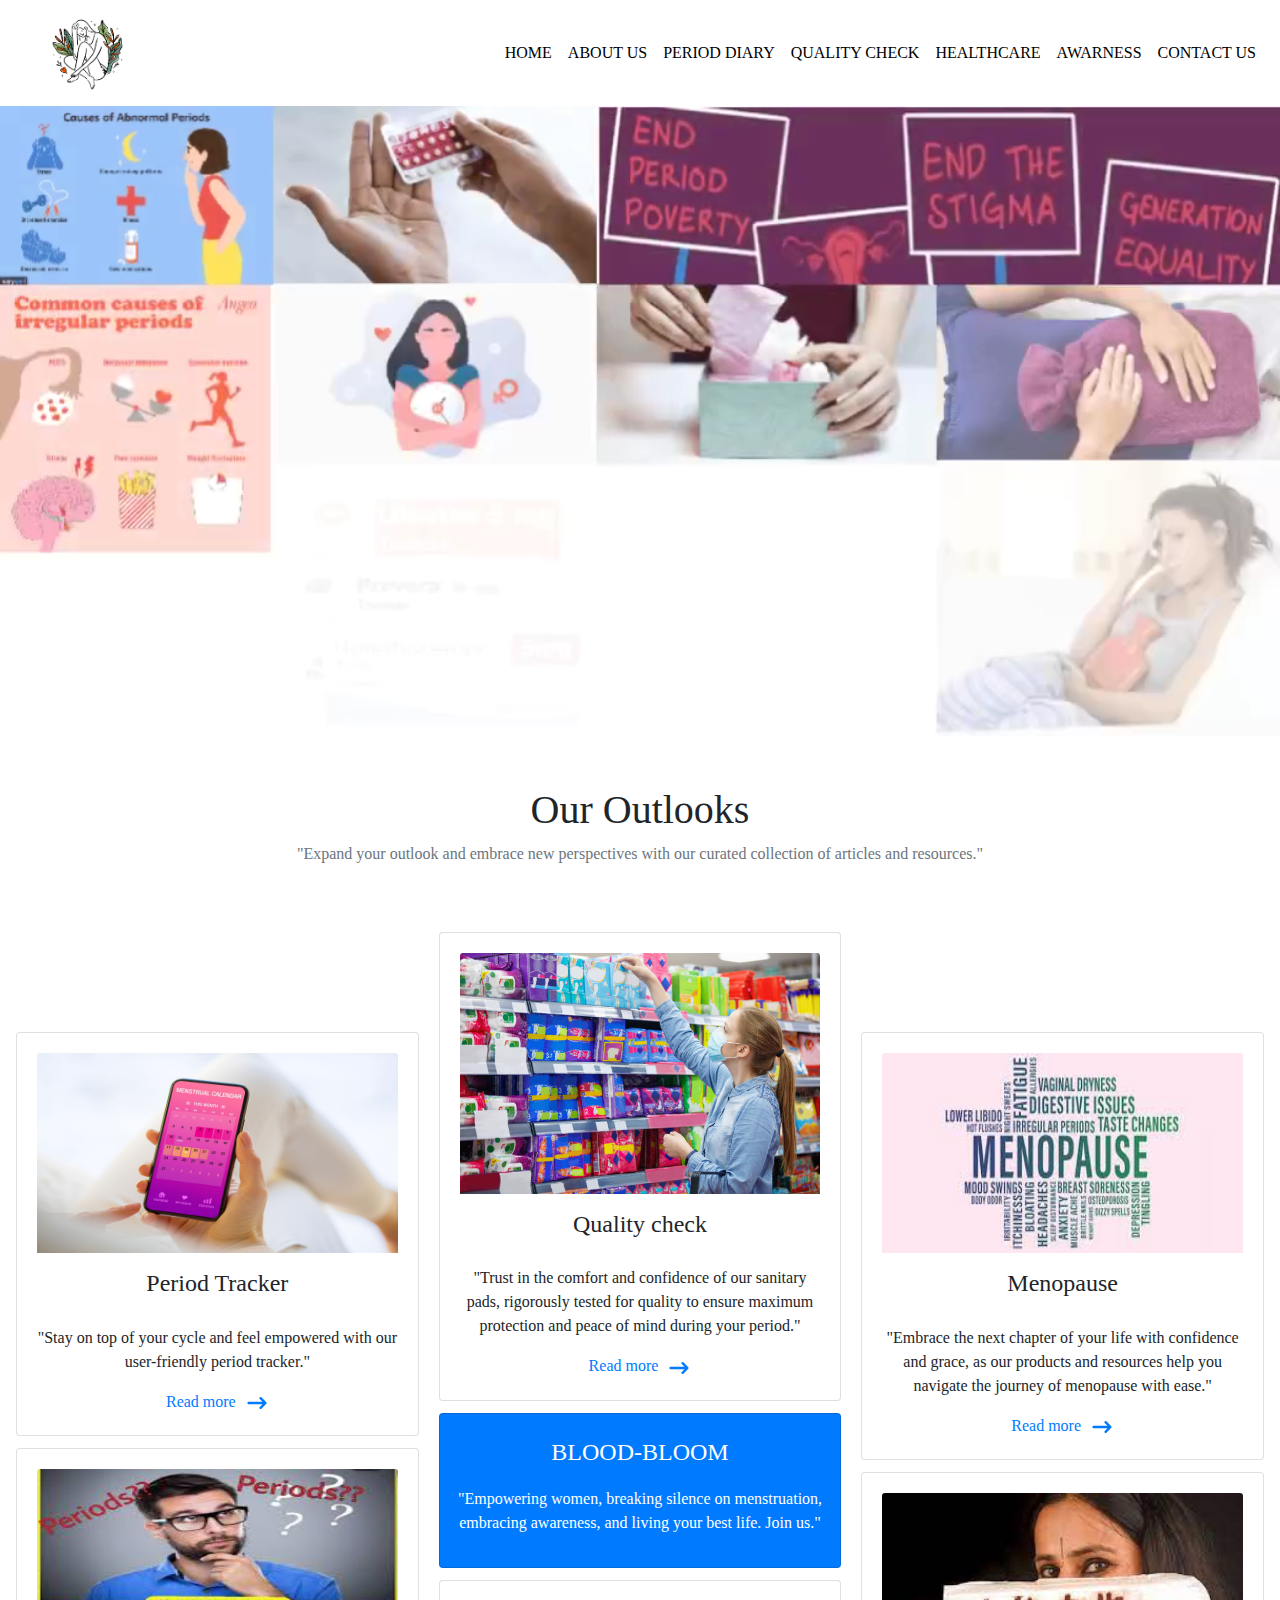
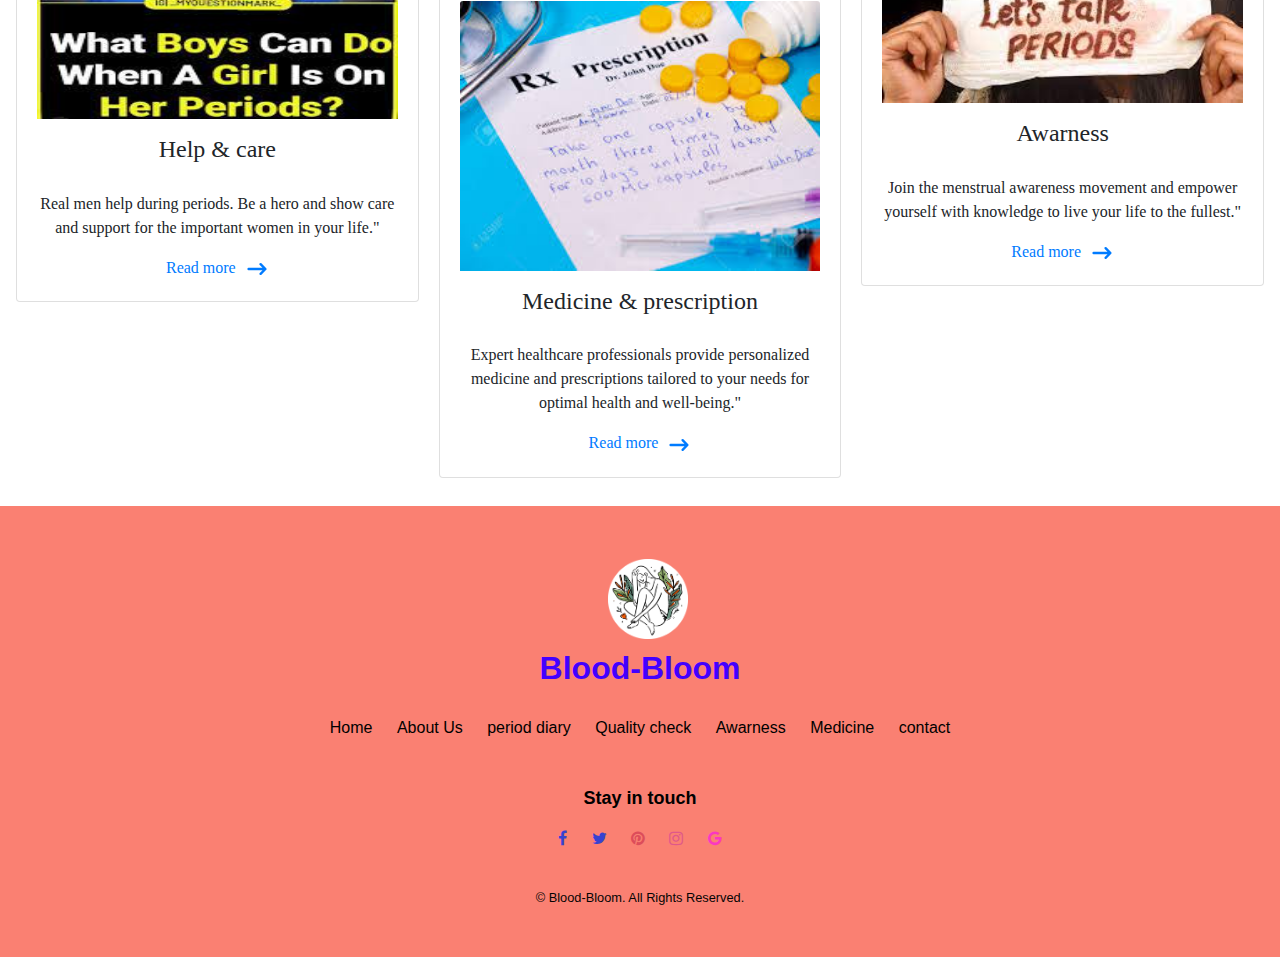
<file: index.html>
<!DOCTYPE html>
<html lang="en">

<head>
    <meta charset="UTF-8">
    <meta http-equiv="X-UA-Compatible" content="IE=edge">
    <meta name="viewport" content="width=device-width, initial-scale=1.0">
    <title>Blood-Bloom</title>
    <!-- Bootstrap CSS -->
    <link rel="stylesheet" href="https://stackpath.bootstrapcdn.com/bootstrap/4.3.1/css/bootstrap.min.css">
    <link rel="stylesheet" href="https://cdnjs.cloudflare.com/ajax/libs/font-awesome/4.7.0/css/font-awesome.min.css">
    <link rel="stylesheet" href="css/main.css">
    <!-- Custom CSS -->
    <style>
        .card1 {
            margin-top: 100px;
        }

        a .icon {
            min-width: 24px;
            width: 24px;
            height: 24px;
            margin-left: 5px;
            transform: translateX(var(--link-icon-translate));
            opacity: var(--link-icon-opacity);
            transition: all 0.3s;
        }

        .section-2 {
            margin-top: 43px;
            margin-bottom: 50px;
        }
    </style>
</head>

<body>
    <nav class="navbar navbar-expand-lg">
        <a class="navbar-brand" href="index.html">
            <img class="logoimg" src="img/logo.png" alt=""></a>
        <button class="navbar-toggler" type="button" data-toggle="collapse" data-target="#navbarNav"
            aria-controls="navbarNav" aria-expanded="false" aria-label="Toggle navigation">
            <span class="navbar-toggler-icon"></span>
        </button>
        <div class="collapse navbar-collapse" id="navbarNav">
            <div class="mr-auto"></div>
            <ul class="navbar-nav">
                <li class="nav-item">
                    <a class="nav-link active" href="index.html">HOME</a>
                </li>
                <li class="nav-item dropdown">
                    <div class="dropdown">
                        <a href="#" class="nav-link">ABOUT US</a>
                        <div class="dropdown-content">
                            <a href="aim.html">Aim</a>
                            <a href="mission.html">Mission</a>
                            <a href="story.html">Story</a>
                        </div>
                    </div>
                </li>
                <li class="nav-item dropdown">
                    <div class="dropdown">
                        <a href="#" class="nav-link">PERIOD DIARY</a>
                        <div class="dropdown-content">
                            <a href="ptracker.html">period tracker</a>
                            <!-- <a href="qualitycheck.html">Quality check</a> -->
                            <a href="menopause.html">menupause</a>
                        </div>
                    </div>
                </li>
                <li class="nav-item">
                    <a class="nav-link" href="qualitycheck.html">QUALITY CHECK</a>
                </li>
                <li class="nav-item dropdown">
                    <div class="dropdown">
                        <a href="#" class="nav-link">HEALTHCARE</a>
                        <div class="dropdown-content">
                            <a href="helpcare.html">Help & care</a>
                            <a href="medicine.html">Medicine</a>
                            <a href="pescription.html">pescription</a>
                        </div>
                    </div>
                </li>
                <li class="nav-item">
                    <a class="nav-link" href="awarness.html">AWARNESS</a>
                </li>
                <li class="nav-item">
                    <a class="nav-link" href="contact.html">CONTACT US</a>
                </li>

            </ul>
        </div>
    </nav>
    <main>
        <video loop autoplay muted width="100%">
            <source src="img/coverimg.mp4" type="video/mp4">
            Your browser does not support the video tag.
        </video>
        <section class="section-2  p-0">
            <div class="cover">
                <div class="content1 text-center">
                    <h1>Our Outlooks</h1>
                    <p class="text-secondary">"Expand your outlook and embrace new perspectives with our curated collection of articles and resources."</p>
                </div>
            </div>
        </section>
        <section class="cardall">
            <div class="card-columns p-3">
                <div class="card text-center card1">
                    <div class="card-body">
                        <img class="card-img-top" src="img/cards/periodtracking.jpg" width="200px" height="200px"alt="Card image cap">
                        <h4 class="card-title p-3">Period Tracker</h4>
                        <p class="card-text">"Stay on top of your cycle and feel empowered with our user-friendly period tracker."</p>
                        <a href="ptracker.html" class="read-more">
                            Read more <span class="sr-only">about this is some title</span>
                            <svg xmlns="http://www.w3.org/2000/svg" class="icon" viewBox="0 0 20 20"
                                fill="currentColor">
                                <path fill-rule="evenodd"
                                    d="M12.293 5.293a1 1 0 011.414 0l4 4a1 1 0 010 1.414l-4 4a1 1 0 01-1.414-1.414L14.586 11H3a1 1 0 110-2h11.586l-2.293-2.293a1 1 0 010-1.414z"
                                    clip-rule="evenodd" />
                            </svg>
                        </a>
                    </div>
                </div>

                <div class="card text-center">
                    <div class="card-body">
                        <img class="card-img-top" src="img/cards/helpcare.jpeg" width="250px"height="250px" alt="Card image cap">
                        <h4 class="card-title p-3">Help & care</h4>
                        <p class="card-text">Real men help during periods. Be a hero and show care and support for the important women in your life."</p>
                        <a href="helpcare.html" class="read-more">
                            Read more <span class="sr-only">about this is some title</span>
                            <svg xmlns="http://www.w3.org/2000/svg" class="icon" viewBox="0 0 20 20"
                                fill="currentColor">
                                <path fill-rule="evenodd"
                                    d="M12.293 5.293a1 1 0 011.414 0l4 4a1 1 0 010 1.414l-4 4a1 1 0 01-1.414-1.414L14.586 11H3a1 1 0 110-2h11.586l-2.293-2.293a1 1 0 010-1.414z"
                                    clip-rule="evenodd" />
                            </svg>
                        </a>
                    </div>
                </div>
                <div class="card text-center">
                    <div class="card-body">
                        <img class="card-img-top" src="img/cards/pads2.jpg" alt="Card image cap">
                        <h4 class="card-title p-3">Quality check</h4>
                        <p class="card-text">"Trust in the comfort and confidence of our sanitary pads, rigorously tested for quality to ensure maximum protection and peace of mind during your period."</p>
                        <a href="qualitycheck.html" class="read-more">
                            Read more <span class="sr-only">about this is some title</span>
                            <svg xmlns="http://www.w3.org/2000/svg" class="icon" viewBox="0 0 20 20"
                                fill="currentColor">
                                <path fill-rule="evenodd"
                                    d="M12.293 5.293a1 1 0 011.414 0l4 4a1 1 0 010 1.414l-4 4a1 1 0 01-1.414-1.414L14.586 11H3a1 1 0 110-2h11.586l-2.293-2.293a1 1 0 010-1.414z"
                                    clip-rule="evenodd" />
                            </svg>
                        </a>
                    </div>
                </div>
                <div class="card bg-primary text-white text-center p-3">
                    <h4 class="card-title p-2">BLOOD-BLOOM</h4>
                    <blockquote class="blockquote mb-0">
                        <p>"Empowering women, breaking silence on menstruation, embracing awareness, and living your best life. Join us."</p>
                    </blockquote>
                </div>
                <div class="card text-center">
                    <div class="card-body">
                        <img class="card-img-top" src="img/cards/medicine.jpeg" alt="Card image cap">
                        <h4 class="card-title p-3">Medicine & prescription</h4>
                        <p class="card-text">Expert healthcare professionals provide personalized medicine and prescriptions tailored to your needs for optimal health and well-being."</p>
                        <a href="medicine.html" class="read-more">
                            Read more <span class="sr-only">about this is some title</span>
                            <svg xmlns="http://www.w3.org/2000/svg" class="icon" viewBox="0 0 20 20"
                                fill="currentColor">
                                <path fill-rule="evenodd"
                                    d="M12.293 5.293a1 1 0 011.414 0l4 4a1 1 0 010 1.414l-4 4a1 1 0 01-1.414-1.414L14.586 11H3a1 1 0 110-2h11.586l-2.293-2.293a1 1 0 010-1.414z"
                                    clip-rule="evenodd" />
                            </svg>
                        </a>
                    </div>
                </div>
                <div class="card text-center card1">
                    <div class="card-body">
                        <img class="card-img-top" src="img/cards/menopause.jpeg" width="200px" height="200px" alt="Card image cap">
                        <h4 class="card-title p-3">Menopause</h4>
                        <p class="card-text">"Embrace the next chapter of your life with confidence and grace, as our products and resources help you navigate the journey of menopause with ease."</p>
                        <a href="menopause.html" class="read-more">
                            Read more <span class="sr-only">about this is some title</span>
                            <svg xmlns="http://www.w3.org/2000/svg" class="icon" viewBox="0 0 20 20"
                                fill="currentColor">
                                <path fill-rule="evenodd"
                                    d="M12.293 5.293a1 1 0 011.414 0l4 4a1 1 0 010 1.414l-4 4a1 1 0 01-1.414-1.414L14.586 11H3a1 1 0 110-2h11.586l-2.293-2.293a1 1 0 010-1.414z"
                                    clip-rule="evenodd" />
                            </svg>
                        </a>
                    </div>
                </div>
                <div class="card text-center">
                    <div class="card-body">
                        <img class="card-img-top" src="img/cards/awarness.jpeg" alt="Card image cap">
                        <h4 class="card-title p-3">Awarness</h4>
                        <p class="card-text">Join the menstrual awareness movement and empower yourself with knowledge to live your life to the fullest."</p>
                        <a href="awarness.html" class="read-more">
                            Read more <span class="sr-only">about this is some title</span>
                            <svg xmlns="http://www.w3.org/2000/svg" class="icon" viewBox="0 0 20 20"
                                fill="currentColor">
                                <path fill-rule="evenodd"
                                    d="M12.293 5.293a1 1 0 011.414 0l4 4a1 1 0 010 1.414l-4 4a1 1 0 01-1.414-1.414L14.586 11H3a1 1 0 110-2h11.586l-2.293-2.293a1 1 0 010-1.414z"
                                    clip-rule="evenodd" />
                            </svg>
                        </a>
                    </div>
                </div>
            </div>
        </section>

    </main>
    <footer class="footer-16371">
        <div class="container">
            <div class="row justify-content-center">
                <div class="col-md-9 text-center">
                    <a class="navbar-brand" href="index.html">
                        <img class="logoimg" src="img/logo.png" alt=""></a>
                    <br>
                    <div class="footer-site-logo mb-4">
                        <a href="#">Blood-Bloom</a>
                    </div>
                    <ul class="list-unstyled nav-links mb-5">
                        <li><a href="#">Home</a></li>
                        <li><a href="#">About Us</a></li>
                        <li><a href="#">period diary</a></li>
                        <li><a href="#">Quality check</a></li>
                        <li><a href="#">Awarness</a></li>
                        <li><a href="#">Medicine</a></li>
                        <li><a href="#">contact</a></li>

                    </ul>

                    <div class="social mb-4">
                        <h3>Stay in touch</h3>
                        <ul class="list-unstyled">
                            <a href="facebook" class="fb"> <i class="fa fa-facebook"></i></a>
                            <a href="twitter" class="fb"> <i class="fa fa-twitter"></i></a>
                            <a href="pinterset" class="pin"> <i class="fa fa-pinterest"></i></a>
                            <a href="instagram" class="in"> <i class="fa fa-instagram"></i></a>
                            <a href="google" class="dr"> <i class="fa fa-google"></i></a>
                        </ul>
                    </div>

                    <div class="copyright">
                        <p class="mb-0"><small>&copy; Blood-Bloom. All Rights Reserved.</small></p>
                    </div>


                </div>
            </div>
        </div>
    </footer>
    <!-- Bootstrap JS -->
    <script src="https://code.jquery.com/jquery-3.3.1.slim.min.js"></script>
    <script src="https://cdnjs.cloudflare.com/ajax/libs/popper.js/1.14.7/umd/popper.min.js"></script>
    <script src="https://stackpath.bootstrapcdn.com/bootstrap/4.3.1/js/bootstrap.min.js"></script>
</body>

</html>
</file>
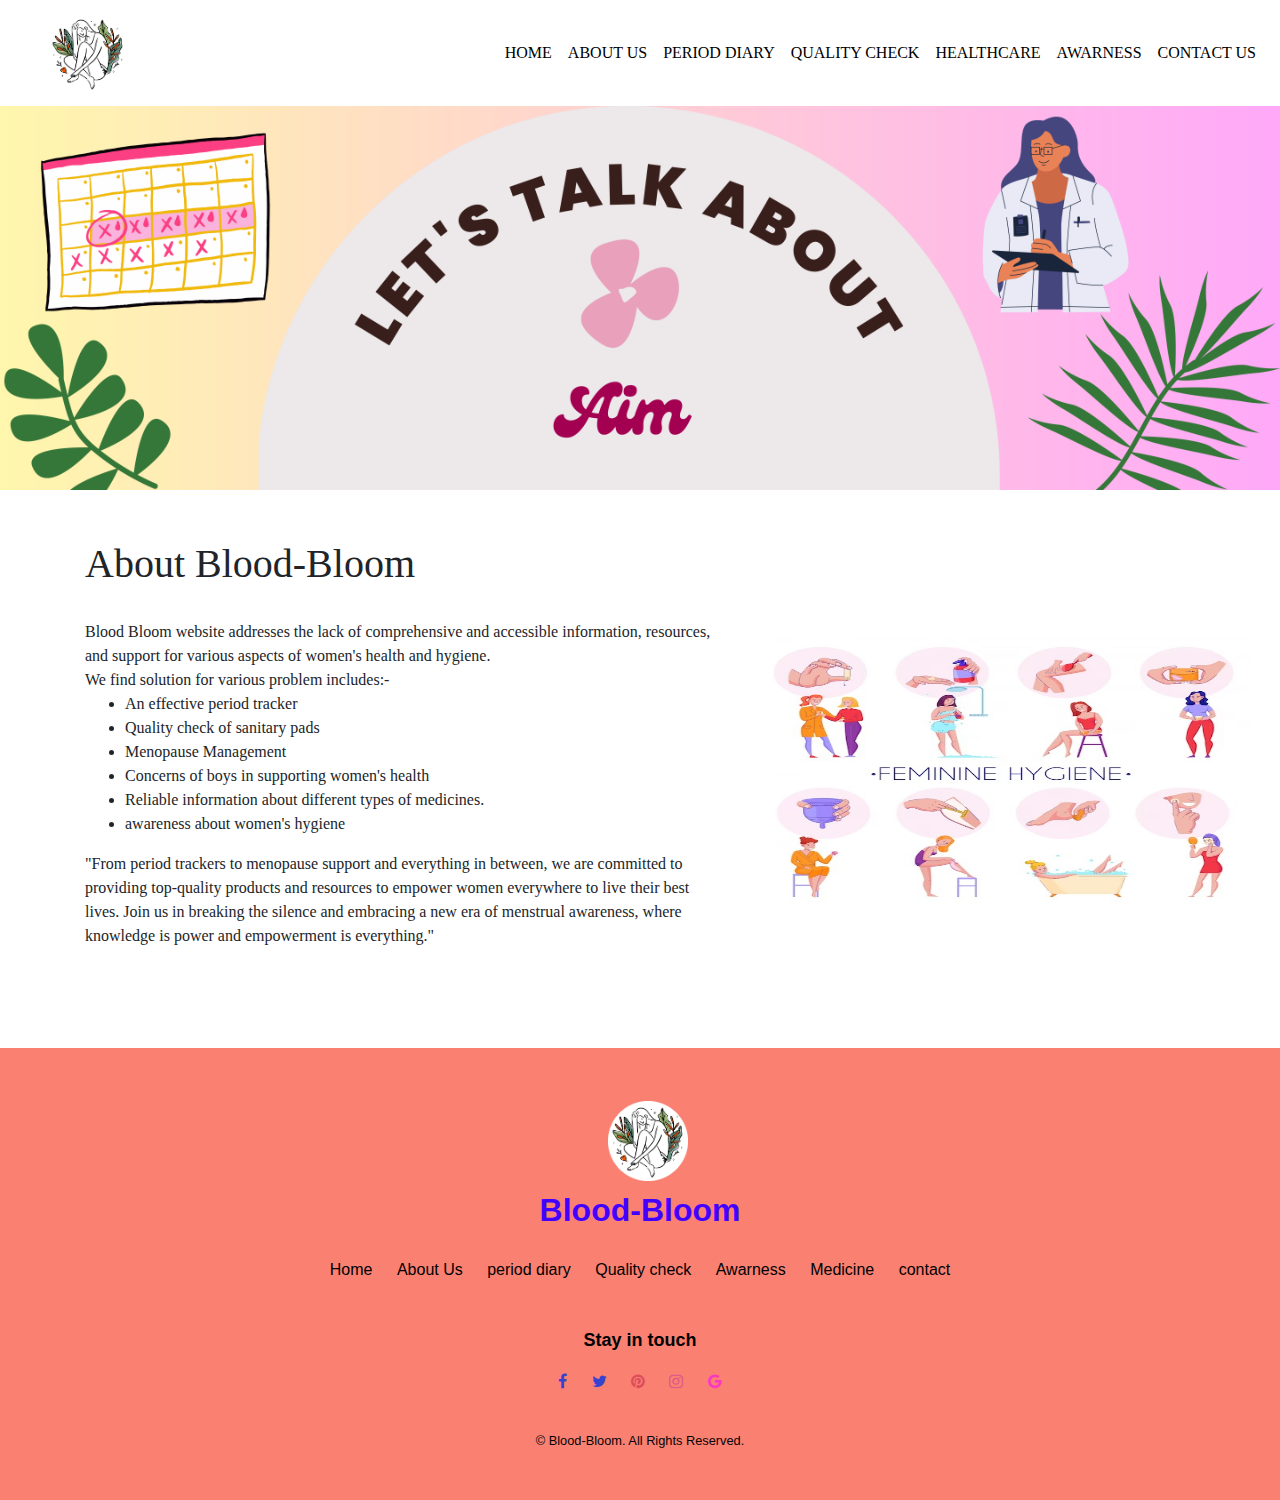
<file: aim.html>
<!DOCTYPE html>
<html lang="en">

<head>
    <meta charset="UTF-8">
    <meta http-equiv="X-UA-Compatible" content="IE=edge">
    <meta name="viewport" content="width=device-width, initial-scale=1.0">
    <title>Blood-Bloom</title>
    <!-- Bootstrap CSS -->
    <link rel="stylesheet" href="https://stackpath.bootstrapcdn.com/bootstrap/4.3.1/css/bootstrap.min.css">
    <link rel="stylesheet" href="https://cdnjs.cloudflare.com/ajax/libs/font-awesome/4.7.0/css/font-awesome.min.css">
    <link rel="stylesheet" href="css/main.css">
    <!-- Custom CSS -->
    <style>
         .aim1 {
            padding-top: 50px;
            padding-bottom: 100px;

        }
        .imgofabout{
            padding-top: 80px;
        }
    </style>
</head>

<body>
    <nav class="navbar navbar-expand-lg">
        <a class="navbar-brand" href="index.html">
            <img class="logoimg" src="img/logo.png" alt=""></a>
        <button class="navbar-toggler" type="button" data-toggle="collapse" data-target="#navbarNav"
            aria-controls="navbarNav" aria-expanded="false" aria-label="Toggle navigation">
            <span class="navbar-toggler-icon"></span>
        </button>
        <div class="collapse navbar-collapse" id="navbarNav">
            <div class="mr-auto"></div>
            <ul class="navbar-nav">
                <li class="nav-item">
                    <a class="nav-link active" href="index.html">HOME</a>
                </li>
                <li class="nav-item dropdown">
                    <div class="dropdown">
                        <a href="#" class="nav-link">ABOUT US</a>
                        <div class="dropdown-content">
                            <a href="aim.html">Aim</a>
                            <a href="mission.html">Mission</a>
                            <a href="story.html">Story</a>
                        </div>
                    </div>
                </li>
                <li class="nav-item dropdown">
                    <div class="dropdown">
                        <a href="#" class="nav-link">PERIOD DIARY</a>
                        <div class="dropdown-content">
                            <a href="ptracker.html">period tracker</a>
                            <!-- <a href="qualitycheck.html">Quality check</a> -->
                            <a href="menopause.html">menupause</a>
                        </div>
                    </div>
                </li>
                <li class="nav-item">
                    <a class="nav-link" href="qualitycheck.html">QUALITY CHECK</a>
                </li>
                <li class="nav-item dropdown">
                    <div class="dropdown">
                        <a href="#" class="nav-link">HEALTHCARE</a>
                        <div class="dropdown-content">
                            <a href="helpcare.html">Help & care</a>
                            <a href="medicine.html">Medicine</a>
                            <a href="pescription.html">pescription</a>
                        </div>
                    </div>
                </li>
                <li class="nav-item">
                    <a class="nav-link" href="awarness.html">AWARNESS</a>
                </li>
                <li class="nav-item">
                    <a class="nav-link" href="contact.html">CONTACT US</a>
                </li>

            </ul>
        </div>
    </nav>
    <main>
        <div class="evebanner">
            <img src="img/banner/aim.png" alt="">
        </div>
        <div class="container aim1">
            <div class="row">
                <div class="aboutsection col-lg-7">
                    <h1>About Blood-Bloom</h1>
                    <br>
                    Blood Bloom website addresses the lack of comprehensive and accessible information, resources, and support for various aspects of women's health and hygiene.<br> We find solution for various problem includes:- 
                    <ul>
                        <li>An effective period tracker</li>
                        <li>Quality check of sanitary pads</li>
                        <li>Menopause Management</li>
                        <li>Concerns of boys in supporting women's health</li>
                        <li> Reliable information about different types of medicines.</li>
                        <!-- <li>an effective period tracker</li> -->
                        <li>awareness about women's hygiene</li>
                        <!-- <li>an effective period tracker</li> -->
                    </ul>
                    "From period trackers to menopause support and everything in between, we are committed to providing top-quality products and resources to empower women everywhere to live their best lives. Join us in breaking the silence and embracing a new era of menstrual awareness, where knowledge is power and empowerment is everything."
                </div>
                <div class="imgofabout col-lg-5 p-3">
                    <img class="imgofabout" src="img/missionaim/aim.jpg" width="500px" height="350px" alt="Dev">
                </div>
            </div>
        </div>

    </main>
    <footer class="footer-16371">
        <div class="container">
            <div class="row justify-content-center">
                <div class="col-md-9 text-center">
                    <div class="footer-site-logo mb-4">
                        <a class="navbar-brand" href="index.html">
                            <img class="logoimg" src="img/logo.png" alt=""></a>
                        <br>
                        <a href="#">Blood-Bloom</a>
                    </div>
                    <ul class="list-unstyled nav-links mb-5">
                        <li><a href="#">Home</a></li>
                        <li><a href="#">About Us</a></li>
                        <li><a href="#">period diary</a></li>
                        <li><a href="#">Quality check</a></li>
                        <li><a href="#">Awarness</a></li>
                        <li><a href="#">Medicine</a></li>
                        <li><a href="#">contact</a></li>

                    </ul>

                    <div class="social mb-4">
                        <h3>Stay in touch</h3>
                        <ul class="list-unstyled">
                            <a href="facebook" class="fb"> <i class="fa fa-facebook"></i></a>
                            <a href="twitter" class="fb"> <i class="fa fa-twitter"></i></a>
                            <a href="pinterset" class="pin"> <i class="fa fa-pinterest"></i></a>
                            <a href="instagram" class="in"> <i class="fa fa-instagram"></i></a>
                            <a href="google" class="dr"> <i class="fa fa-google"></i></a>
                        </ul>
                    </div>

                    <div class="copyright">
                        <p class="mb-0"><small>&copy; Blood-Bloom. All Rights Reserved.</small></p>
                    </div>


                </div>
            </div>
        </div>
    </footer>
    <!-- Bootstrap JS -->
    <script src="https://code.jquery.com/jquery-3.3.1.slim.min.js"></script>
    <script src="https://cdnjs.cloudflare.com/ajax/libs/popper.js/1.14.7/umd/popper.min.js"></script>
    <script src="https://stackpath.bootstrapcdn.com/bootstrap/4.3.1/js/bootstrap.min.js"></script>
</body>

</html>
</file>
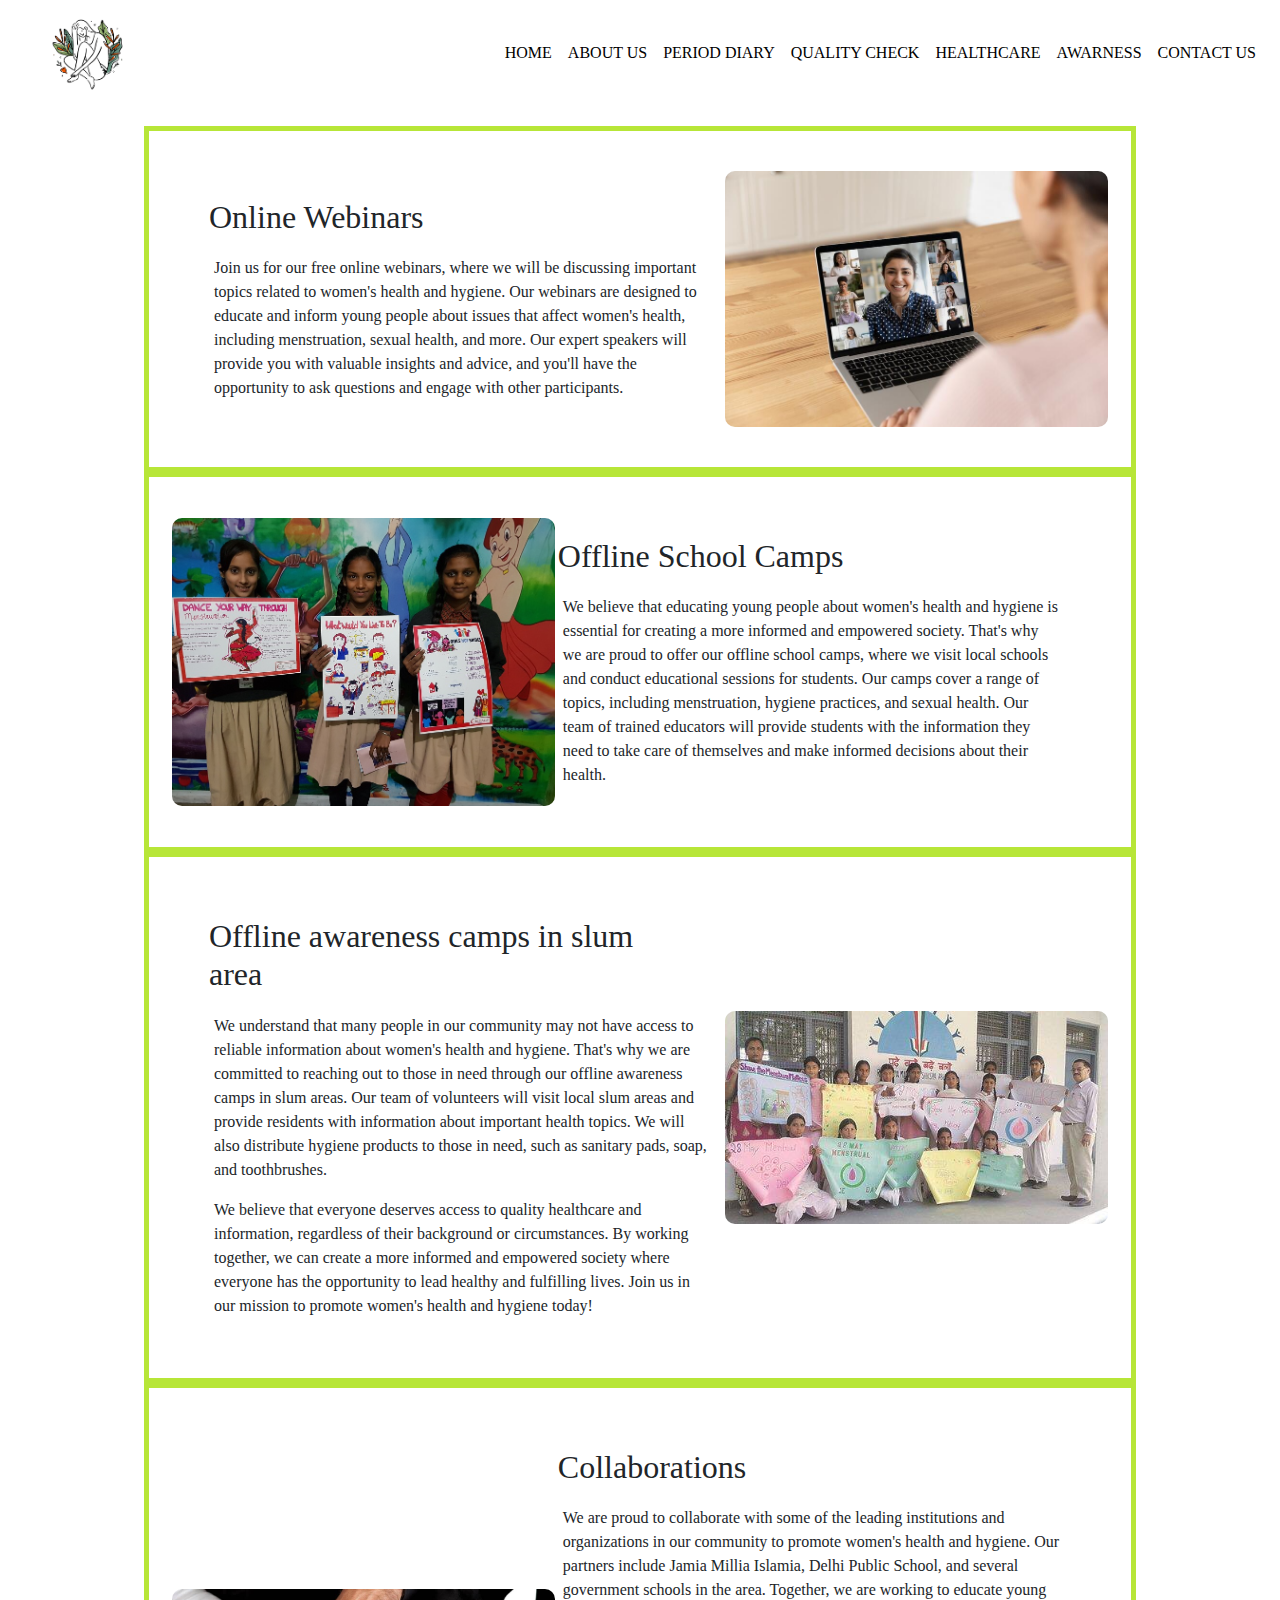
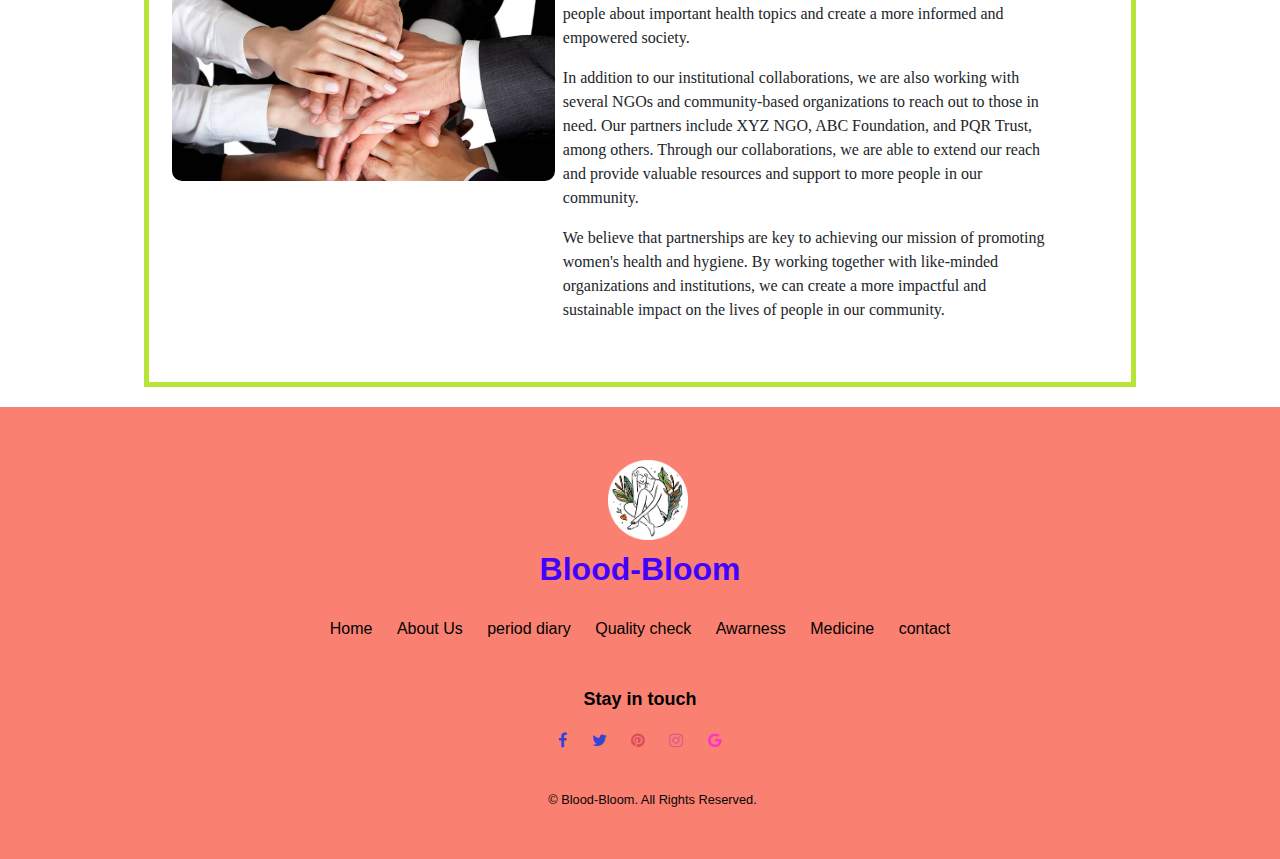
<file: awarness.html>
<!DOCTYPE html>
<html lang="en">

<head>
    <meta charset="UTF-8">
    <meta http-equiv="X-UA-Compatible" content="IE=edge">
    <meta name="viewport" content="width=device-width, initial-scale=1.0">
    <title>Blood-Bloom</title>
    <!-- Bootstrap CSS -->
    <link rel="stylesheet" href="https://stackpath.bootstrapcdn.com/bootstrap/4.3.1/css/bootstrap.min.css">
    <link rel="stylesheet" href="https://cdnjs.cloudflare.com/ajax/libs/font-awesome/4.7.0/css/font-awesome.min.css">
    <link rel="stylesheet" href="css/main.css">
    <style>
        main {
            margin: 20px;
            /* margin-top: 100px; */
        }

        .box {
            border: 5px solid #b7e638;
            padding: 40px;
            width: 80%;
            margin: 0 auto;
            text-align: left;
            display: flex;
            justify-content: space-between;
            align-items: center;
        }

        .text-container {
            width: 60%;
            margin-right: 30px;
            font-size: 30px;
        }

        section {
            margin-bottom: 20px;
        }

        section h2 {
            margin: 20px;
        }

        .image-container {
            width: 40%;
            display: flex;
            justify-content: center;
            align-items: center;
        }

        .image-container img {
            width: 90%;
            border-radius: 10px;
            width: 110%;
        }
        p{
            margin-left: 25px;
        }

    </style>
</head>

<body>
    <nav class="navbar navbar-expand-lg">
        <a class="navbar-brand" href="index.html">
            <img class="logoimg" src="img/logo.png" alt=""></a>
        <button class="navbar-toggler" type="button" data-toggle="collapse" data-target="#navbarNav"
            aria-controls="navbarNav" aria-expanded="false" aria-label="Toggle navigation">
            <span class="navbar-toggler-icon"></span>
        </button>
        <div class="collapse navbar-collapse" id="navbarNav">
            <div class="mr-auto"></div>
            <ul class="navbar-nav">
                <li class="nav-item">
                    <a class="nav-link active" href="index.html">HOME</a>
                </li>
                <li class="nav-item dropdown">
                    <div class="dropdown">
                        <a href="#" class="nav-link">ABOUT US</a>
                        <div class="dropdown-content">
                            <a href="aim.html">Aim</a>
                            <a href="mission.html">Mission</a>
                            <a href="story.html">Story</a>
                        </div>
                    </div>
                </li>
                <li class="nav-item dropdown">
                    <div class="dropdown">
                        <a href="#" class="nav-link">PERIOD DIARY</a>
                        <div class="dropdown-content">
                            <a href="ptracker.html">period tracker</a>
                            <!-- <a href="qualitycheck.html">Quality check</a> -->
                            <a href="menopause.html">menupause</a>
                        </div>
                    </div>
                </li>
                <li class="nav-item">
                    <a class="nav-link" href="qualitycheck.html">QUALITY CHECK</a>
                </li>
                <li class="nav-item dropdown">
                    <div class="dropdown">
                        <a href="#" class="nav-link">HEALTHCARE</a>
                        <div class="dropdown-content">
                            <a href="helpcare.html">Help & care</a>
                            <a href="medicine.html">Medicine</a>
                            <a href="pescription.html">pescription</a>
                        </div>
                    </div>
                </li>
                <li class="nav-item">
                    <a class="nav-link" href="awarness.html">AWARNESS</a>
                </li>
                <li class="nav-item">
                    <a class="nav-link" href="contact.html">CONTACT US</a>
                </li>

            </ul>
        </div>
    </nav>
    <!-- <div class="evebanner">
        <img src="img/awarness/banner.png" alt="">
    </div> -->
    <main>
        <div class="box">
            <div class="text-container">
                <section>
                    <h2>Online Webinars</h2>
                    <p>Join us for our free online webinars, where we will be discussing important topics related to
                        women's health and hygiene. Our webinars are designed to educate and inform young people about
                        issues that affect women's health, including menstruation, sexual health, and more. Our expert
                        speakers will provide you with valuable insights and advice, and you'll have the opportunity to
                        ask questions and engage with other participants.</p>
                </section>
            </div>
            <div class="image-container">
                <img src="img/awarness/online.jpg" alt="Online Webinars Image">
            </div>
        </div>
        <div class="box">
            <div class="image-container">
                <img src="img/awarness/eee.jpg" alt="Offline School Camps Image">
            </div>
            <div class="text-container">
                <section>
                    <h2>Offline School Camps</h2>
                    <p>We believe that educating young people about women's health and hygiene is essential for creating
                        a more informed and empowered society. That's why we are proud to offer our offline school
                        camps, where we visit local schools and conduct educational sessions for students. Our camps
                        cover a range of topics, including menstruation, hygiene practices, and sexual health. Our team
                        of trained educators will provide students with the information they need to take care of
                        themselves and make informed decisions about their health.</p>
                </section>
            </div>
        </div>
        <div class="box">
            <div class="text-container">
                <section>
                    <h2>Offline awareness camps in slum area</h2>

                    <p>We understand that many people in our community may not have access to reliable information about
                        women's health and hygiene. That's why we are committed to reaching out to those in need through
                        our offline awareness camps in slum areas. Our team of volunteers will visit local slum areas
                        and provide residents with information about important health topics. We will also distribute
                        hygiene products to those in need, such as sanitary pads, soap, and toothbrushes.</p>
                    <p>We believe that everyone deserves access to quality healthcare and information, regardless of
                        their background or circumstances. By working together, we can create a more informed and
                        empowered society where everyone has the opportunity to lead healthy and fulfilling lives. Join
                        us in our mission to promote women's health and hygiene today!</p>
                </section>
            </div>
            <div class="image-container">
                <img src="img/awarness/menstruation.jpg" alt="Offline Awareness Camps Image">
            </div>
        </div>
        <div class="box">
            <div class="image-container">
                <img src="img/awarness/fff.jpg" alt="Collaborations Image">
            </div>
            <div class="text-container">
                <section>
                    <h2>Collaborations</h2>
                    <p>We are proud to collaborate with some of the leading institutions and organizations in our
                        community to promote women's health and hygiene. Our partners include Jamia Millia Islamia,
                        Delhi Public School, and several government schools in the area. Together, we are working to
                        educate young people about important health topics and create a more informed and empowered
                        society.</p>
                    <p>In addition to our institutional collaborations, we are also working with several NGOs and
                        community-based organizations to reach out to those in need. Our partners include XYZ NGO, ABC
                        Foundation, and PQR Trust, among others. Through our collaborations, we are able to extend our
                        reach and provide valuable resources and support to more people in our community.</p>
                    <p>We believe that partnerships are key to achieving our mission of promoting women's health and
                        hygiene. By working together with like-minded organizations and institutions, we can create a
                        more impactful and sustainable impact on the lives of people in our community.</p>
                </section>
            </div>
        </div>

    </main>
    <footer class="footer-16371">
        <div class="container">
            <div class="row justify-content-center">
                <div class="col-md-9 text-center">
                    <a class="navbar-brand" href="index.html">
                        <img class="logoimg" src="img/logo.png" alt=""></a>
                    <br>
                    <div class="footer-site-logo mb-4">
                        <a href="#">Blood-Bloom</a>
                    </div>
                    <ul class="list-unstyled nav-links mb-5">
                        <li><a href="#">Home</a></li>
                        <li><a href="#">About Us</a></li>
                        <li><a href="#">period diary</a></li>
                        <li><a href="#">Quality check</a></li>
                        <li><a href="#">Awarness</a></li>
                        <li><a href="#">Medicine</a></li>
                        <li><a href="#">contact</a></li>

                    </ul>

                    <div class="social mb-4">
                        <h3>Stay in touch</h3>
                        <ul class="list-unstyled">
                            <a href="facebook" class="fb"> <i class="fa fa-facebook"></i></a>
                            <a href="twitter" class="fb"> <i class="fa fa-twitter"></i></a>
                            <a href="pinterset" class="pin"> <i class="fa fa-pinterest"></i></a>
                            <a href="instagram" class="in"> <i class="fa fa-instagram"></i></a>
                            <a href="google" class="dr"> <i class="fa fa-google"></i></a>
                        </ul>
                    </div>

                    <div class="copyright">
                        <p class="mb-0"><small>&copy; Blood-Bloom. All Rights Reserved.</small></p>
                    </div>


                </div>
            </div>
        </div>
    </footer>
     <!-- Bootstrap JS -->
     <script src="https://code.jquery.com/jquery-3.3.1.slim.min.js"></script>
     <script src="https://cdnjs.cloudflare.com/ajax/libs/popper.js/1.14.7/umd/popper.min.js"></script>
     <script src="https://stackpath.bootstrapcdn.com/bootstrap/4.3.1/js/bootstrap.min.js"></script>
 </body>
 
 </html>
</file>
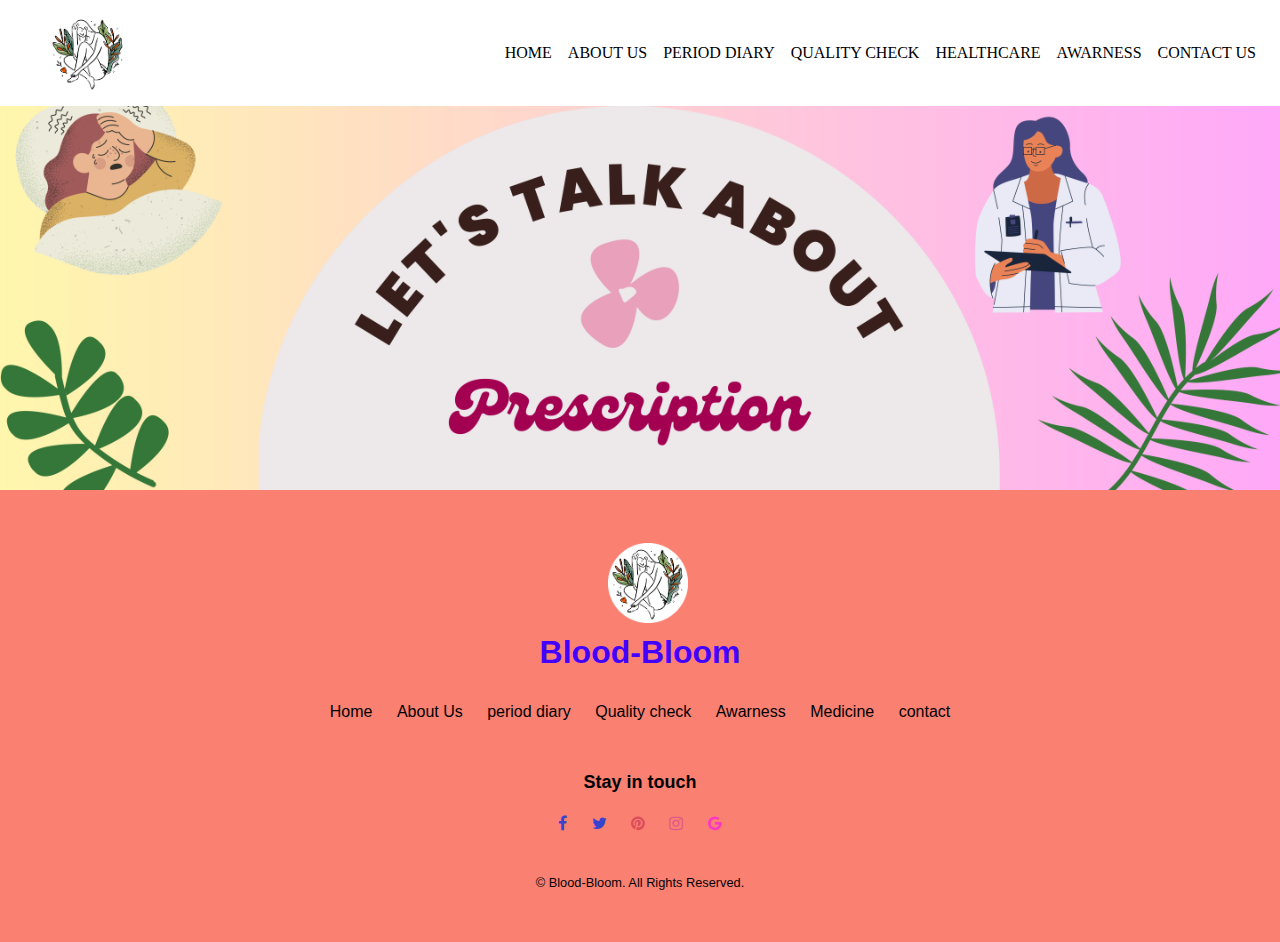
<file: contact.html>
<!DOCTYPE html>
<html lang="en">

<head>
    <meta charset="UTF-8">
    <meta http-equiv="X-UA-Compatible" content="IE=edge">
    <meta name="viewport" content="width=device-width, initial-scale=1.0">
    <title>Blood-Bloom</title>
    <!-- Bootstrap CSS -->
    <link rel="stylesheet" href="https://stackpath.bootstrapcdn.com/bootstrap/4.3.1/css/bootstrap.min.css">
    <link rel="stylesheet" href="https://cdnjs.cloudflare.com/ajax/libs/font-awesome/4.7.0/css/font-awesome.min.css">
    <link rel="stylesheet" href="css/main.css">
</head>

<body>
    <nav class="navbar navbar-expand-lg">
        <a class="navbar-brand" href="index.html">
            <img class="logoimg" src="img/logo.png" alt=""></a>
        <button class="navbar-toggler" type="button" data-toggle="collapse" data-target="#navbarNav"
            aria-controls="navbarNav" aria-expanded="false" aria-label="Toggle navigation">
            <span class="navbar-toggler-icon"></span>
        </button>
        <div class="collapse navbar-collapse" id="navbarNav">
            <div class="mr-auto"></div>
            <ul class="navbar-nav">
                <li class="nav-item">
                    <a class="nav-link active" href="index.html">HOME</a>
                </li>
                <li class="nav-item dropdown">
                    <div class="dropdown">
                        <a href="#" class="nav-link">ABOUT US</a>
                        <div class="dropdown-content">
                            <a href="aim.html">Aim</a>
                            <a href="mission.html">Mission</a>
                            <a href="story.html">Story</a>
                        </div>
                    </div>
                </li>
                <li class="nav-item dropdown">
                    <div class="dropdown">
                        <a href="#" class="nav-link">PERIOD DIARY</a>
                        <div class="dropdown-content">
                            <a href="ptracker.html">period tracker</a>
                            <!-- <a href="qualitycheck.html">Quality check</a> -->
                            <a href="menopause.html">menupause</a>
                        </div>
                    </div>
                </li>
                <li class="nav-item">
                    <a class="nav-link" href="qualitycheck.html">QUALITY CHECK</a>
                </li>
                <li class="nav-item dropdown">
                    <div class="dropdown">
                        <a href="#" class="nav-link">HEALTHCARE</a>
                        <div class="dropdown-content">
                            <a href="helpcare.html">Help & care</a>
                            <a href="medicine.html">Medicine</a>
                            <a href="pescription.html">pescription</a>
                        </div>
                    </div>
                </li>
                <li class="nav-item">
                    <a class="nav-link" href="awarness.html">AWARNESS</a>
                </li>
                <li class="nav-item">
                    <a class="nav-link" href="contact.html">CONTACT US</a>
                </li>

            </ul>
        </div>
    </nav>
    <main>
        <div class="evebanner">
            <img src="img/banner/prescription.png" alt="">
        </div>
        <footer class="footer-16371">
            <div class="container">
                <div class="row justify-content-center">
                    <div class="col-md-9 text-center">
                        <div class="footer-site-logo mb-4">
                            <a class="navbar-brand" href="index.html">
                                <img class="logoimg" src="img/logo.png" alt=""></a>
                            <br>
                            <a href="#">Blood-Bloom</a>
                        </div>
                        <ul class="list-unstyled nav-links mb-5">
                            <li><a href="#">Home</a></li>
                            <li><a href="#">About Us</a></li>
                            <li><a href="#">period diary</a></li>
                            <li><a href="#">Quality check</a></li>
                            <li><a href="#">Awarness</a></li>
                            <li><a href="#">Medicine</a></li>
                            <li><a href="#">contact</a></li>

                        </ul>

                        <div class="social mb-4">
                            <h3>Stay in touch</h3>
                            <ul class="list-unstyled">
                                <a href="facebook" class="fb"> <i class="fa fa-facebook"></i></a>
                                <a href="twitter" class="fb"> <i class="fa fa-twitter"></i></a>
                                <a href="pinterset" class="pin"> <i class="fa fa-pinterest"></i></a>
                                <a href="instagram" class="in"> <i class="fa fa-instagram"></i></a>
                                <a href="google" class="dr"> <i class="fa fa-google"></i></a>
                            </ul>
                        </div>

                        <div class="copyright">
                            <p class="mb-0"><small>&copy; Blood-Bloom. All Rights Reserved.</small></p>
                        </div>


                    </div>
                </div>
            </div>
        </footer>
        <!-- Bootstrap JS -->
        <script src="https://code.jquery.com/jquery-3.3.1.slim.min.js"></script>
        <script src="https://cdnjs.cloudflare.com/ajax/libs/popper.js/1.14.7/umd/popper.min.js"></script>
        <script src="https://stackpath.bootstrapcdn.com/bootstrap/4.3.1/js/bootstrap.min.js"></script>
</body>

</html>
</file>
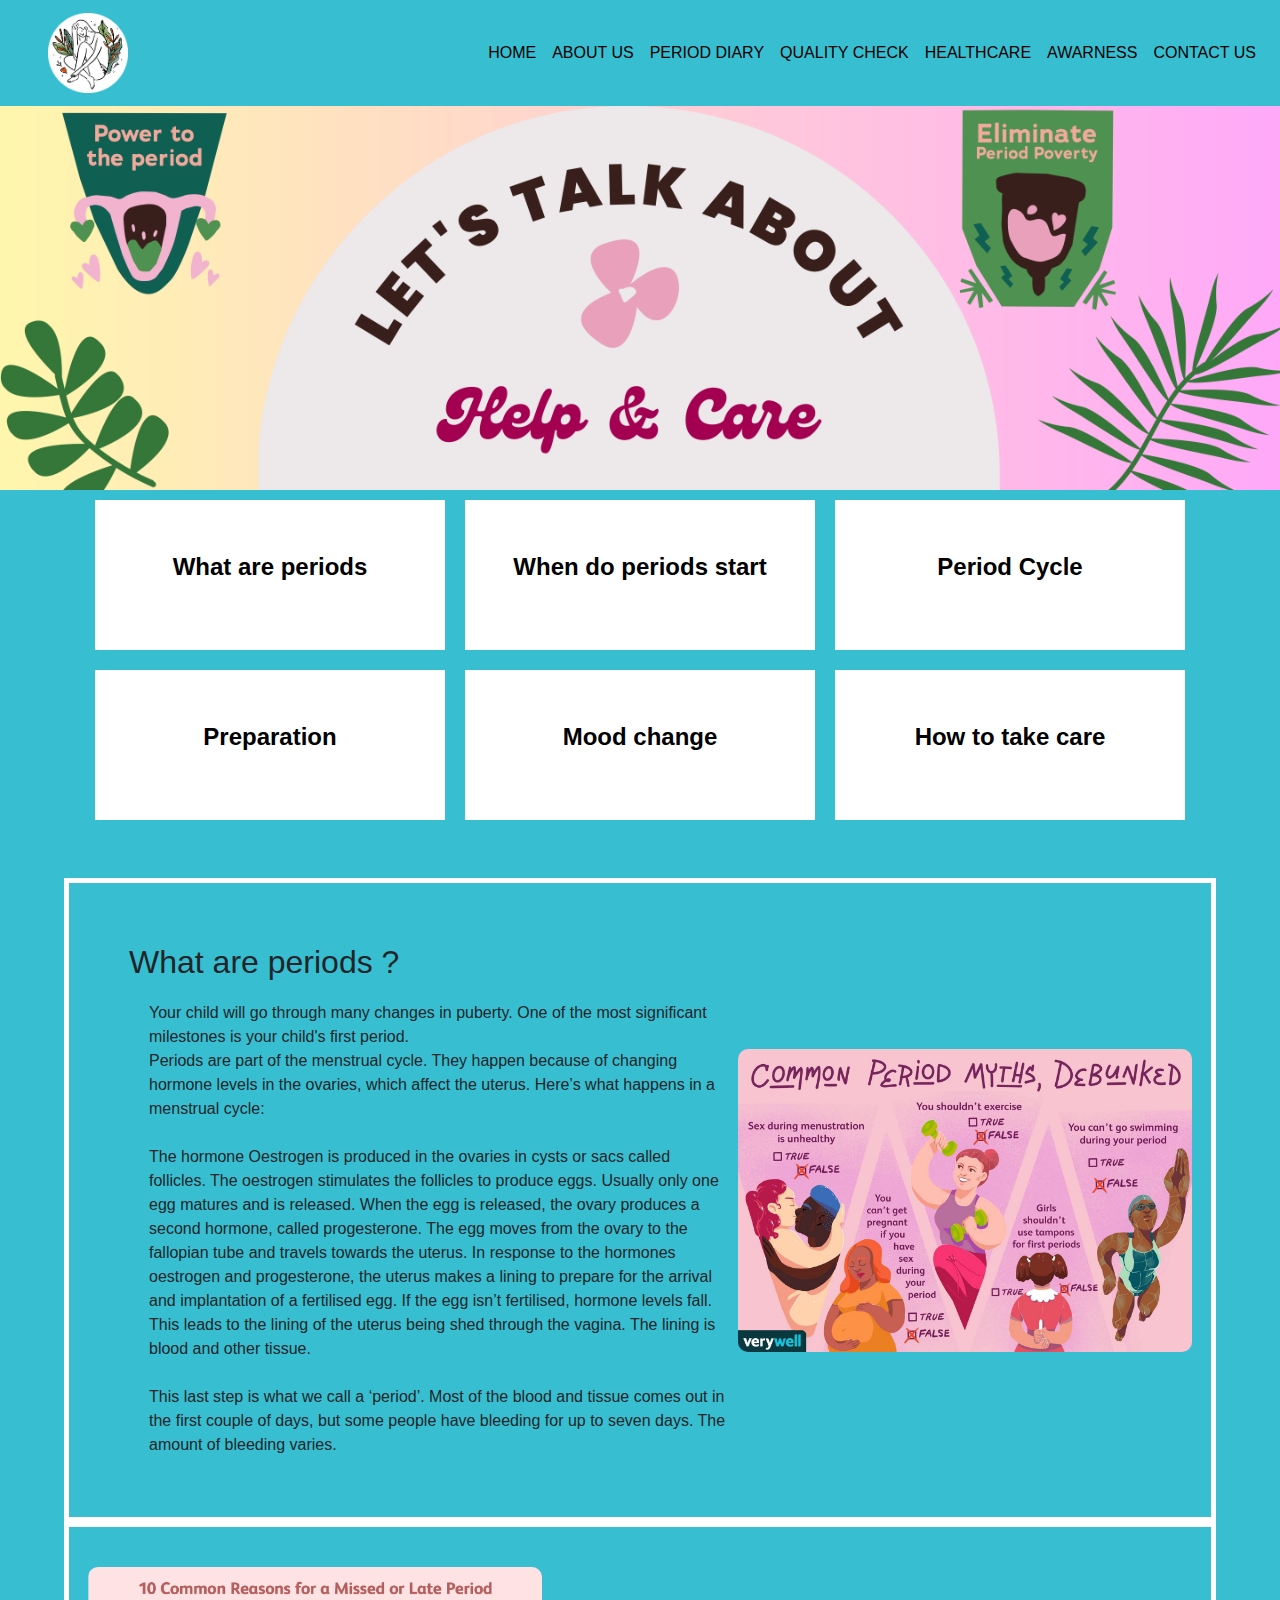
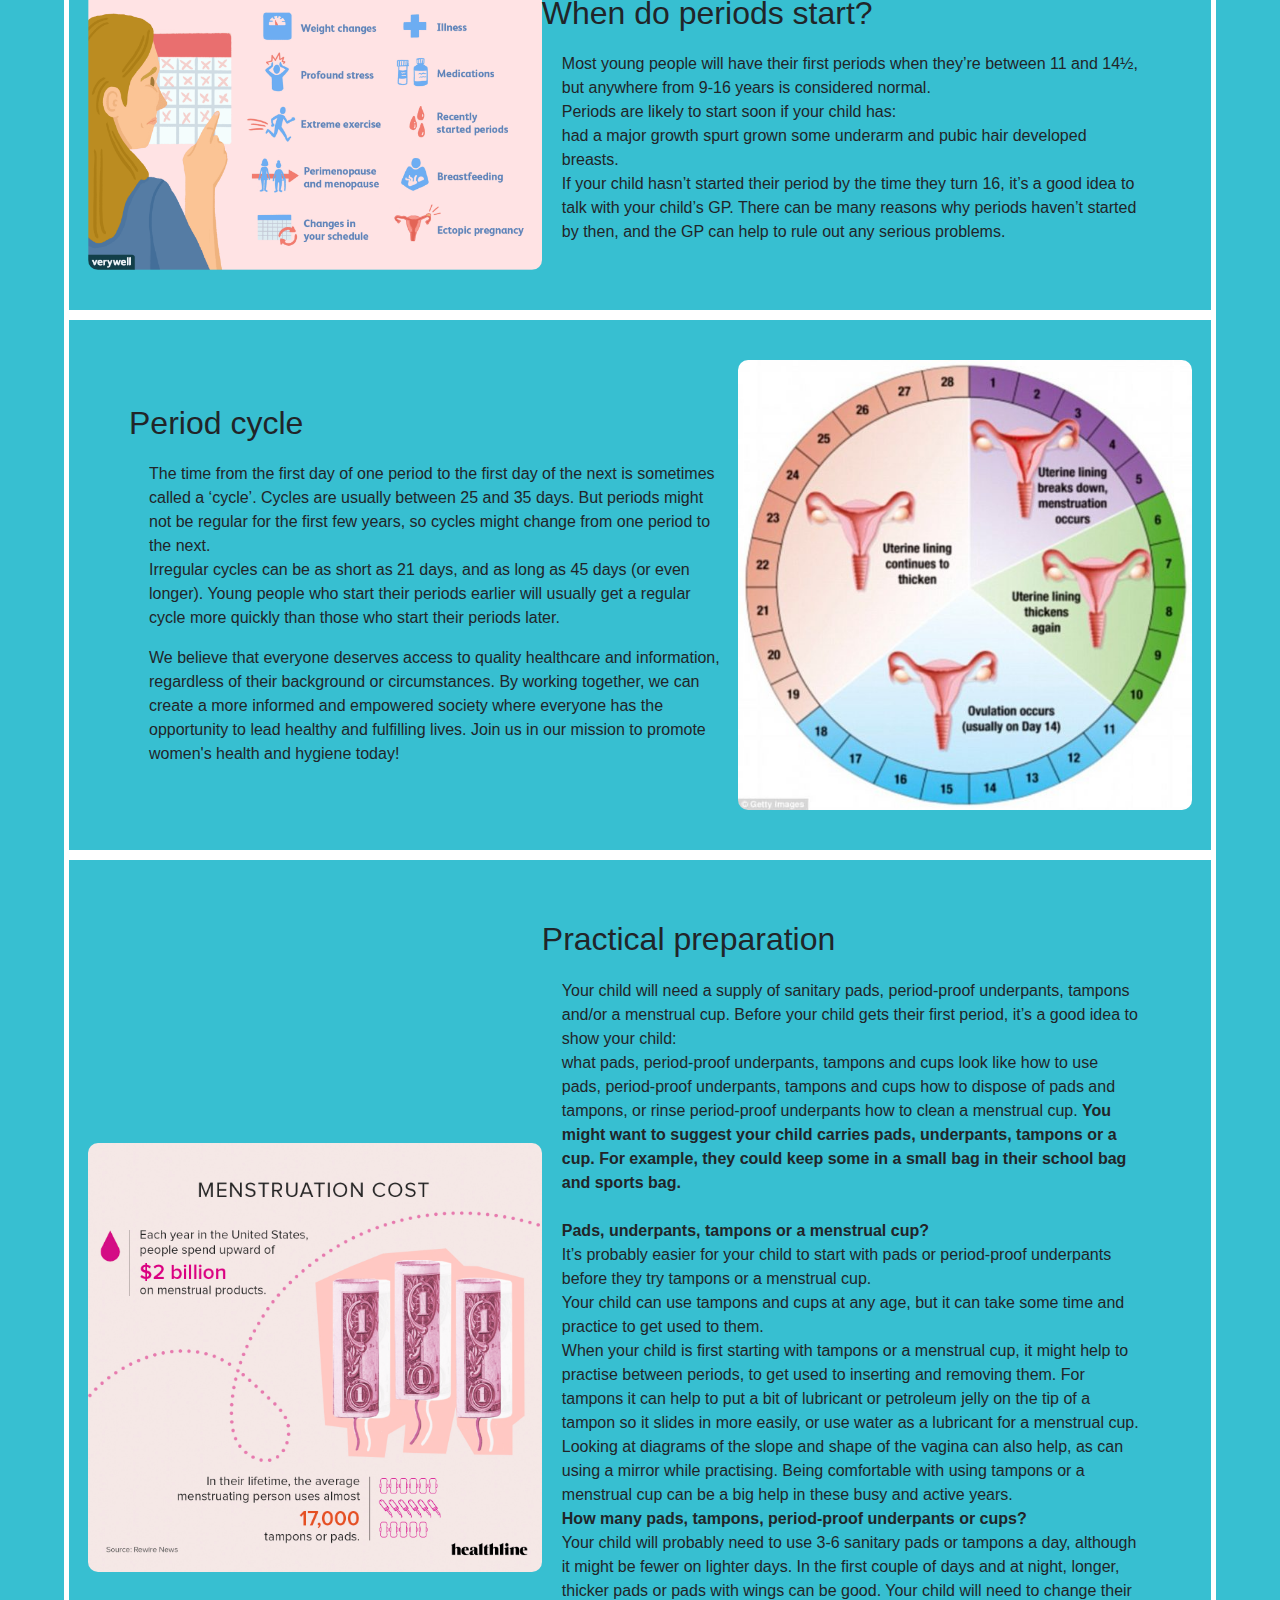
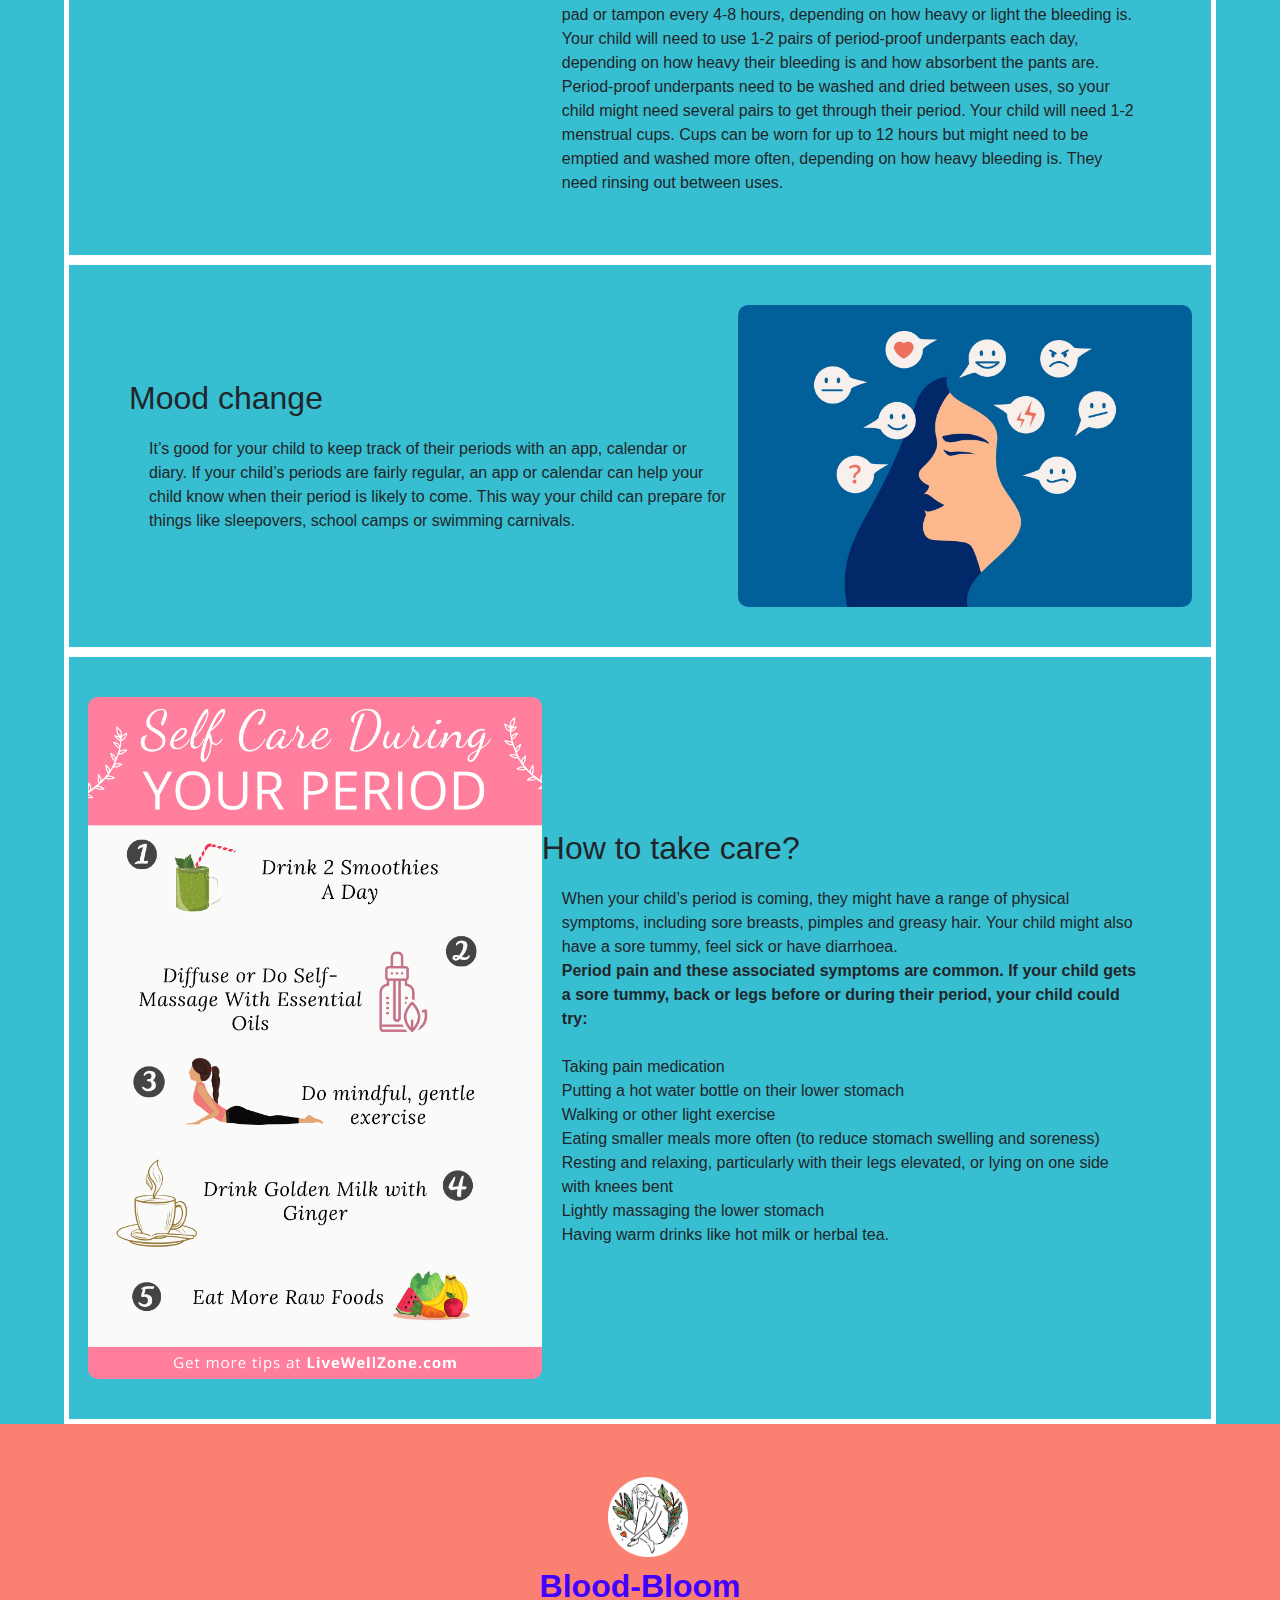
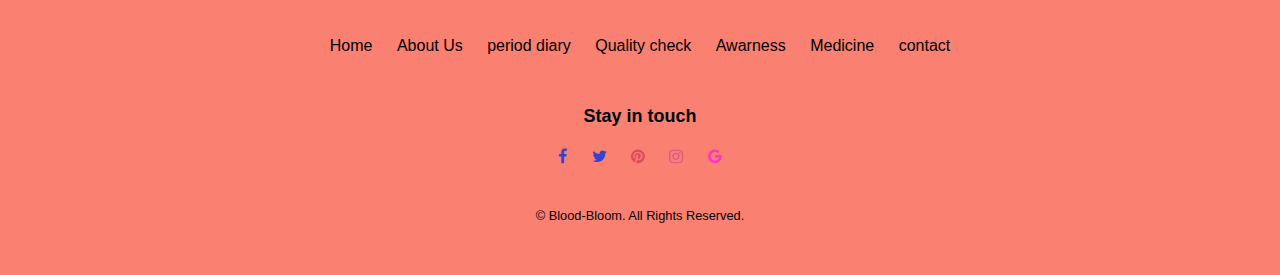
<file: helpcare.html>
<!DOCTYPE html>
<html lang="en">

<head>
    <meta charset="UTF-8">
    <meta http-equiv="X-UA-Compatible" content="IE=edge">
    <meta name="viewport" content="width=device-width, initial-scale=1.0">
    <title>Blood-Bloom</title>
    <!-- Bootstrap CSS -->
    <link rel="stylesheet" href="https://stackpath.bootstrapcdn.com/bootstrap/4.3.1/css/bootstrap.min.css">
    <link rel="stylesheet" href="https://cdnjs.cloudflare.com/ajax/libs/font-awesome/4.7.0/css/font-awesome.min.css">
    <link rel="stylesheet" href="css/main.css">
    <style>
        body {
            font-family: Arial, sans-serif;
            background-color: #37bfd1;

        }


        .box-container {
            display: flex;
            flex-wrap: wrap;
            justify-content: center;
        }

        .box {
            width: 350px;
            height: 150px;
            background-color: #ffffff;
            border: none;
            display: flex;
            align-items: center;
            justify-content: center;
            margin: 10px;
            cursor: pointer;
            transition: background-color 0.3s ease-in-out;
        }

        .box p a{
            text-align: center;
            padding: 10px ;
            /* padding-left: 30px; */
            color: #000000;
            font-size: 24px;
            font-weight: bold;
        }

        .box:hover {
            background-color: #a5cc93;
        }

        .boxa {
            border: 5px solid #ffffff;
            padding: 40px;
            width: 90%;
            margin: 0 auto;
            text-align: left;
            display: flex;
            justify-content: space-between;
            align-items: center;
        }

        .text-container {
            width: 60%;
            margin-right: 30px;
            font-size: 30px;
        }

        section {
            margin-bottom: 20px;
        }

        section h2 {
            margin: 20px;
        }

        .image-container {

            width: 40%;
            display: flex;
            justify-content: center;
            align-items: center;
        }

        .image-container img {
            width: 90%;
            border-radius: 10px;
            width: 110%;
        }
        .text-container p{
            padding-left: 40px;
        }
        .text-container h2{
            padding-right: 20px;
        }
    </style>
    
</head>

<body>
    <nav class="navbar navbar-expand-lg">
        <a class="navbar-brand" href="index.html">
            <img class="logoimg" src="img/logo.png" alt=""></a>
        <button class="navbar-toggler" type="button" data-toggle="collapse" data-target="#navbarNav"
            aria-controls="navbarNav" aria-expanded="false" aria-label="Toggle navigation">
            <span class="navbar-toggler-icon"></span>
        </button>
        <div class="collapse navbar-collapse" id="navbarNav">
            <div class="mr-auto"></div>
            <ul class="navbar-nav">
                <li class="nav-item">
                    <a class="nav-link active" href="index.html">HOME</a>
                </li>
                <li class="nav-item dropdown">
                    <div class="dropdown">
                        <a href="#" class="nav-link">ABOUT US</a>
                        <div class="dropdown-content">
                            <a href="aim.html">Aim</a>
                            <a href="mission.html">Mission</a>
                            <a href="story.html">Story</a>
                        </div>
                    </div>
                </li>
                <li class="nav-item dropdown">
                    <div class="dropdown">
                        <a href="#" class="nav-link">PERIOD DIARY</a>
                        <div class="dropdown-content">
                            <a href="ptracker.html">period tracker</a>
                            <!-- <a href="qualitycheck.html">Quality check</a> -->
                            <a href="menopause.html">menupause</a>
                        </div>
                    </div>
                </li>
                <li class="nav-item">
                    <a class="nav-link" href="qualitycheck.html">QUALITY CHECK</a>
                </li>
                <li class="nav-item dropdown">
                    <div class="dropdown">
                        <a href="#" class="nav-link">HEALTHCARE</a>
                        <div class="dropdown-content">
                            <a href="helpcare.html">Help & care</a>
                            <a href="medicine.html">Medicine</a>
                            <a href="pescription.html">pescription</a>
                        </div>
                    </div>
                </li>
                <li class="nav-item">
                    <a class="nav-link" href="awarness.html">AWARNESS</a>
                </li>
                <li class="nav-item">
                    <a class="nav-link" href="contact.html">CONTACT US</a>
                </li>

            </ul>
        </div>
    </nav>
    <main>
        <div class="evebanner" >
            <img src="img/banner/helpcare.png" alt="">
        </div>
        <div class="box-container" >
            <div class="box"  >
                <p><a href="#period">What are periods</a></p>
            </div>
            <div class="box">
                <p><a href="#start">When do periods start</a></p>
            </div>
            <div class="box">
                <p><a href="#cycle">Period Cycle</a></p>
            </div>
            <div class="box">
                <p><a href="#preparation">Preparation</a></p>
            </div>
            <div class="box">
                <p><a href="#mood">Mood change</a></p>
            </div>
            <div class="box">
                <p><a href="#care">How to take care</a></p>
            </div>
        </div>
        <br>
        <br>
        <div class="boxa">
            <div class="text-container">
                <section id="period">
                    <h2>What are periods ?</h2>
                    <p>Your child will go through many changes in puberty. One of the most significant milestones is
                        your child's first period.<br>
                        Periods are part of the menstrual cycle. They happen because of changing hormone levels in the
                        ovaries, which affect the uterus.
                        Here’s what happens in a menstrual cycle:<br>
                        <br>
                        The hormone Oestrogen is produced in the ovaries in cysts or sacs called follicles. The
                        oestrogen stimulates the follicles to produce eggs. Usually only one egg matures and is
                        released. When the egg is released, the ovary produces a second hormone, called progesterone.
                        The egg moves from the ovary to the fallopian tube and travels towards the uterus.
                        In response to the hormones oestrogen and progesterone, the uterus makes a lining to prepare for
                        the arrival and implantation of a fertilised egg.
                        If the egg isn’t fertilised, hormone levels fall. This leads to the lining of the uterus being
                        shed through the vagina. The lining is blood and other tissue.<br>
                        <br>
                        This last step is what we call a ‘period’. Most of the blood and tissue comes out in the first
                        couple of days, but some people have bleeding for up to seven days. The amount of bleeding
                        varies.
                    </p>
                </section>
            </div>
            <div class="image-container">
                <img src="img/help&care/periods.jpg" alt="Online Webinars Image">
            </div>
        </div>
        <div class="boxa">
            <div class="image-container">
                <img src="img/help&care/start.png" alt="Offline School camps Image">
            </div>
            <div class="text-container">
                <section id="start">
                    <h2>When do periods start?</h2>
                    <p>Most young people will have their first periods when they’re between 11 and 14½, but anywhere
                        from 9-16 years is considered normal.
                        <br>
                        Periods are likely to start soon if your child has:
                        <br>
                        had a major growth spurt
                        grown some underarm and pubic hair
                        developed breasts.
                        <br>
                        If your child hasn’t started their period by the time they turn 16, it’s a good idea to talk
                        with your child’s GP. There can be many reasons why periods haven’t started by then, and the GP
                        can help to rule out any serious problems.
                    </p>
                </section>
            </div>
        </div>
        <div class="boxa">
            <div class="text-container">
                <section id="cycle">
                    <h2>Period cycle</h2>

                    <p>The time from the first day of one period to the first day of the next is sometimes called a
                        ‘cycle’. Cycles are usually between 25 and 35 days. But periods might not be regular for the
                        first few years, so cycles might change from one period to the next.
                        <br>
                        Irregular cycles can be as short as 21 days, and as long as 45 days (or even longer). Young
                        people who start their periods earlier will usually get a regular cycle more quickly than those
                        who start their periods later.
                    </p>
                    <p>We believe that everyone deserves access to quality healthcare and information, regardless of
                        their background or circumstances. By working together, we can create a more informed and
                        empowered society where everyone has the opportunity to lead healthy and fulfilling lives. Join
                        us in our mission to promote women's health and hygiene today!</p>
                </section>
            </div>
            <div class="image-container">
                <img src="img/help&care/cycle.jpg" alt="Offline Awareness Camps Image">
            </div>
        </div>
        <div class="boxa">
            <div class="image-container">
                <img src="img/help&care/prep.jpg" alt="Collaborations Image">
            </div>
            <div class="text-container">
                <section id="preparation">
                    <h2>Practical preparation</h2>
                    <p>Your child will need a supply of sanitary pads, period-proof underpants, tampons and/or a
                        menstrual cup.

                        Before your child gets their first period, it’s a good idea to show your child:<br>

                        what pads, period-proof underpants, tampons and cups look like
                        how to use pads, period-proof underpants, tampons and cups
                        how to dispose of pads and tampons, or rinse period-proof underpants
                        how to clean a menstrual cup.
                        <b>You might want to suggest your child carries pads, underpants, tampons or a cup. For example,
                            they could keep some in a small bag in their school bag and sports bag.</b>
                        <br>
                        <br>
                        <b>Pads, underpants, tampons or a menstrual cup?</b>
                        <br>
                        It’s probably easier for your child to start with pads or period-proof underpants before they
                        try tampons or a menstrual cup.
                        <br>
                        Your child can use tampons and cups at any age, but it can take some time and practice to get
                        used to them.
                        <br>
                        When your child is first starting with tampons or a menstrual cup, it might help to practise
                        between periods, to get used to inserting and removing them. For tampons it can help to put a
                        bit of lubricant or petroleum jelly on the tip of a tampon so it slides in more easily, or use
                        water as a lubricant for a menstrual cup. Looking at diagrams of the slope and shape of the
                        vagina can also help, as can using a mirror while practising.

                        Being comfortable with using tampons or a menstrual cup can be a big help in these busy and
                        active years.
                        <br>
                        <b>How many pads, tampons, period-proof underpants or cups?</b>
                        <br>
                        Your child will probably need to use 3-6 sanitary pads or tampons a day, although it might be
                        fewer on lighter days. In the first couple of days and at night, longer, thicker pads or pads
                        with wings can be good.

                        Your child will need to change their pad or tampon every 4-8 hours, depending on how heavy or
                        light the bleeding is.

                        Your child will need to use 1-2 pairs of period-proof underpants each day, depending on how
                        heavy their bleeding is and how absorbent the pants are. Period-proof underpants need to be
                        washed and dried between uses, so your child might need several pairs to get through their
                        period.

                        Your child will need 1-2 menstrual cups. Cups can be worn for up to 12 hours but might need to
                        be emptied and washed more often, depending on how heavy bleeding is. They need rinsing out
                        between uses.
                    </p>
                </section>
            </div>
        </div>
        <div class="boxa">
            <div class="text-container">
                <section id="mood">
                    <h2>Mood change</h2>
                    <p>It’s good for your child to keep track of their periods with an app, calendar or diary. If your
                        child’s periods are fairly regular, an app or calendar can help your child know when their
                        period is likely to come. This way your child can prepare for things like sleepovers, school
                        camps or swimming carnivals.</p>
                </section>
            </div>
            <div class="image-container">
                <img src="img/help&care/moof.jpg" alt="Online Webinars Image">
            </div>
        </div>
        <div class="boxa">
            <div class="image-container">
                <img src="img/help&care/care.png" alt="Offline School Camps Image">
            </div>
            <div class="text-container">
                <section id="care">
                    <h2>How to take care?</h2>
                    <p>When your child’s period is coming, they might have a range of physical symptoms, including sore
                        breasts, pimples and greasy hair. Your child might also have a sore tummy, feel sick or have
                        diarrhoea.
                        <br>
                        <b>
                            Period pain and these associated symptoms are common. If your child gets a sore tummy, back
                            or legs before or during their period, your child could try:</b>
                        <br>
                        <br>
                        Taking pain medication<br>
                        Putting a hot water bottle on their lower stomach<br>
                        Walking or other light exercise<br>
                        Eating smaller meals more often (to reduce stomach swelling and soreness)<br>
                        Resting and relaxing, particularly with their legs elevated, or lying on one side with knees
                        bent<br>
                        Lightly massaging the lower stomach<br>
                        Having warm drinks like hot milk or herbal tea.
                    </p>
                </section>
            </div>
        </div>
    </main>
    <footer class="footer-16371">
        <div class="container">
            <div class="row justify-content-center">
                <div class="col-md-9 text-center">
                    <div class="footer-site-logo mb-4">
                        <a class="navbar-brand" href="index.html">
                            <img class="logoimg" src="img/logo.png" alt=""></a>
                        <br>
                        <a href="#">Blood-Bloom</a>
                    </div>
                    <ul class="list-unstyled nav-links mb-5">
                        <li><a href="#">Home</a></li>
                        <li><a href="#">About Us</a></li>
                        <li><a href="#">period diary</a></li>
                        <li><a href="#">Quality check</a></li>
                        <li><a href="#">Awarness</a></li>
                        <li><a href="#">Medicine</a></li>
                        <li><a href="#">contact</a></li>

                    </ul>

                    <div class="social mb-4">
                        <h3>Stay in touch</h3>
                        <ul class="list-unstyled">
                            <a href="facebook" class="fb"> <i class="fa fa-facebook"></i></a>
                            <a href="twitter" class="fb"> <i class="fa fa-twitter"></i></a>
                            <a href="pinterset" class="pin"> <i class="fa fa-pinterest"></i></a>
                            <a href="instagram" class="in"> <i class="fa fa-instagram"></i></a>
                            <a href="google" class="dr"> <i class="fa fa-google"></i></a>
                        </ul>
                    </div>

                    <div class="copyright">
                        <p class="mb-0"><small>&copy; Blood-Bloom. All Rights Reserved.</small></p>
                    </div>


                </div>
            </div>
        </div>
    </footer>
    <!-- Bootstrap JS -->
    <script src="https://code.jquery.com/jquery-3.3.1.slim.min.js"></script>
    <script src="https://cdnjs.cloudflare.com/ajax/libs/popper.js/1.14.7/umd/popper.min.js"></script>
    <script src="https://stackpath.bootstrapcdn.com/bootstrap/4.3.1/js/bootstrap.min.js"></script>
</body>

</html>
</file>
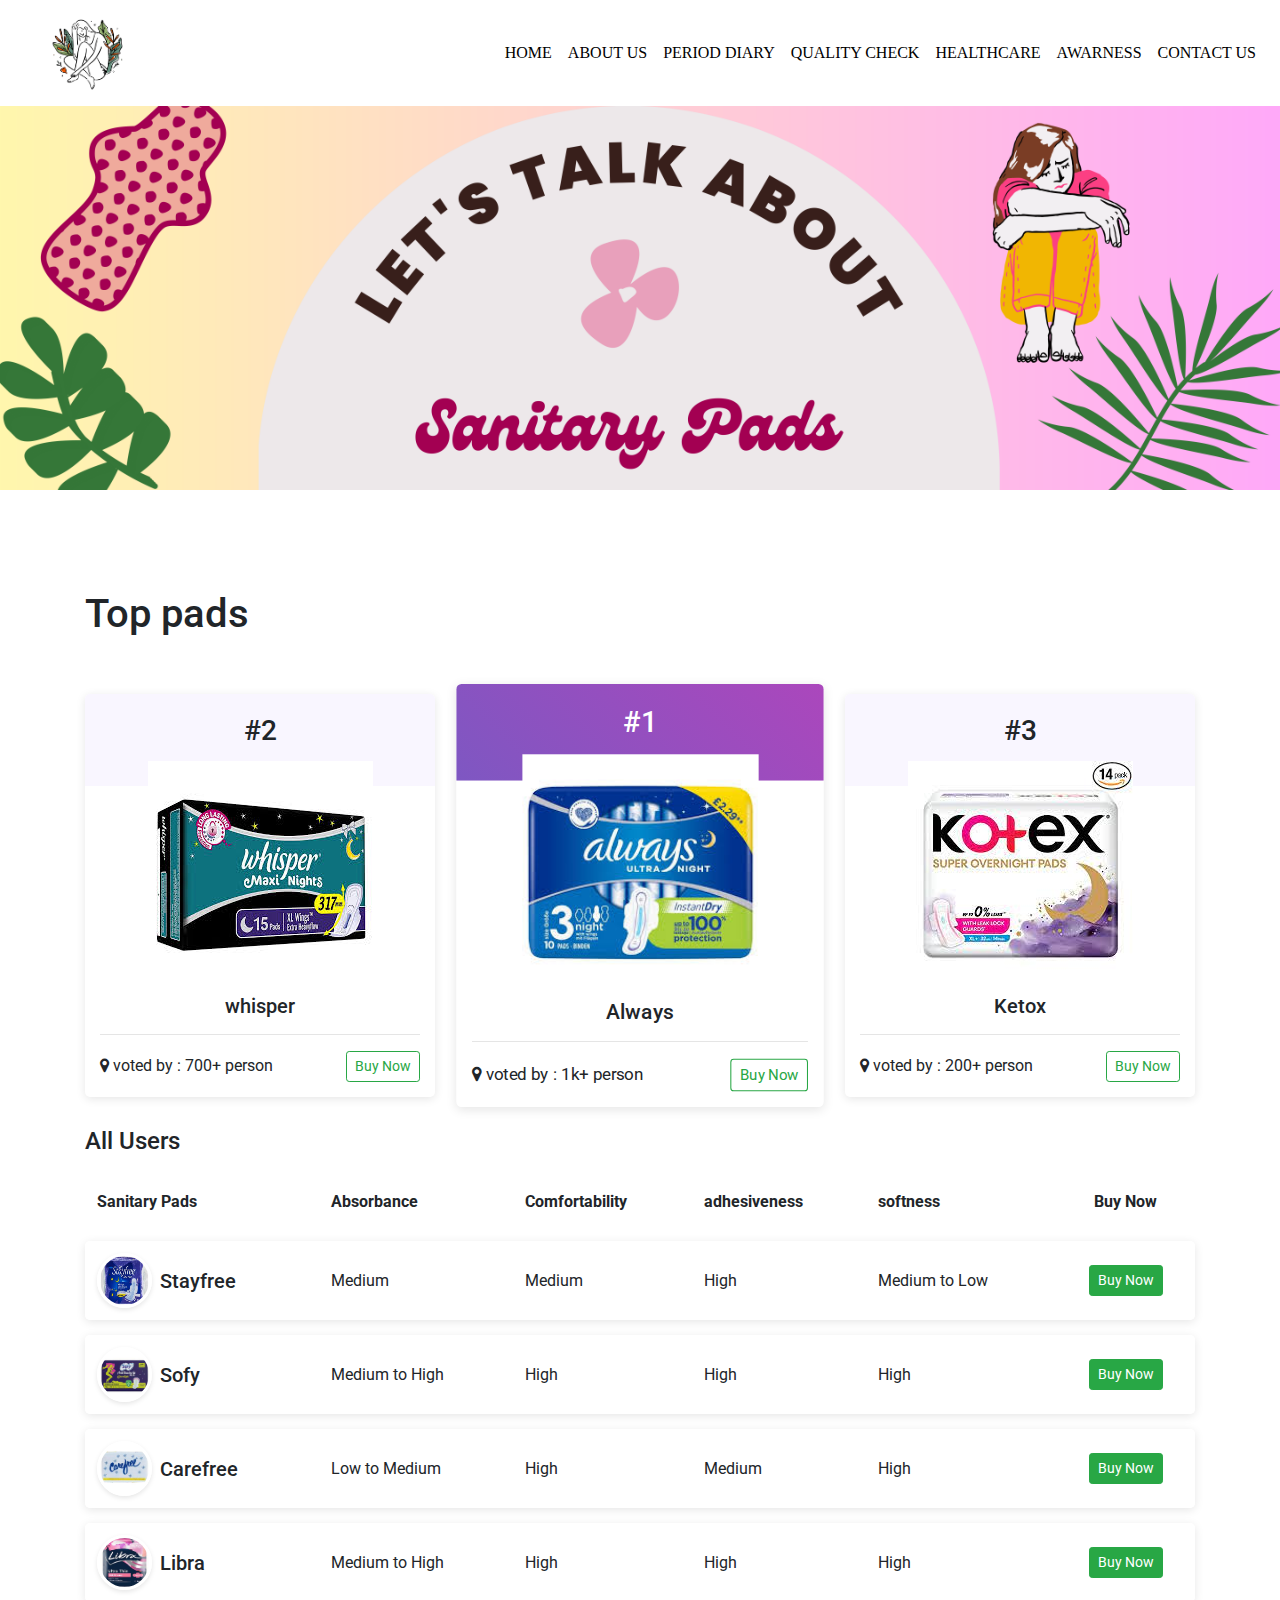
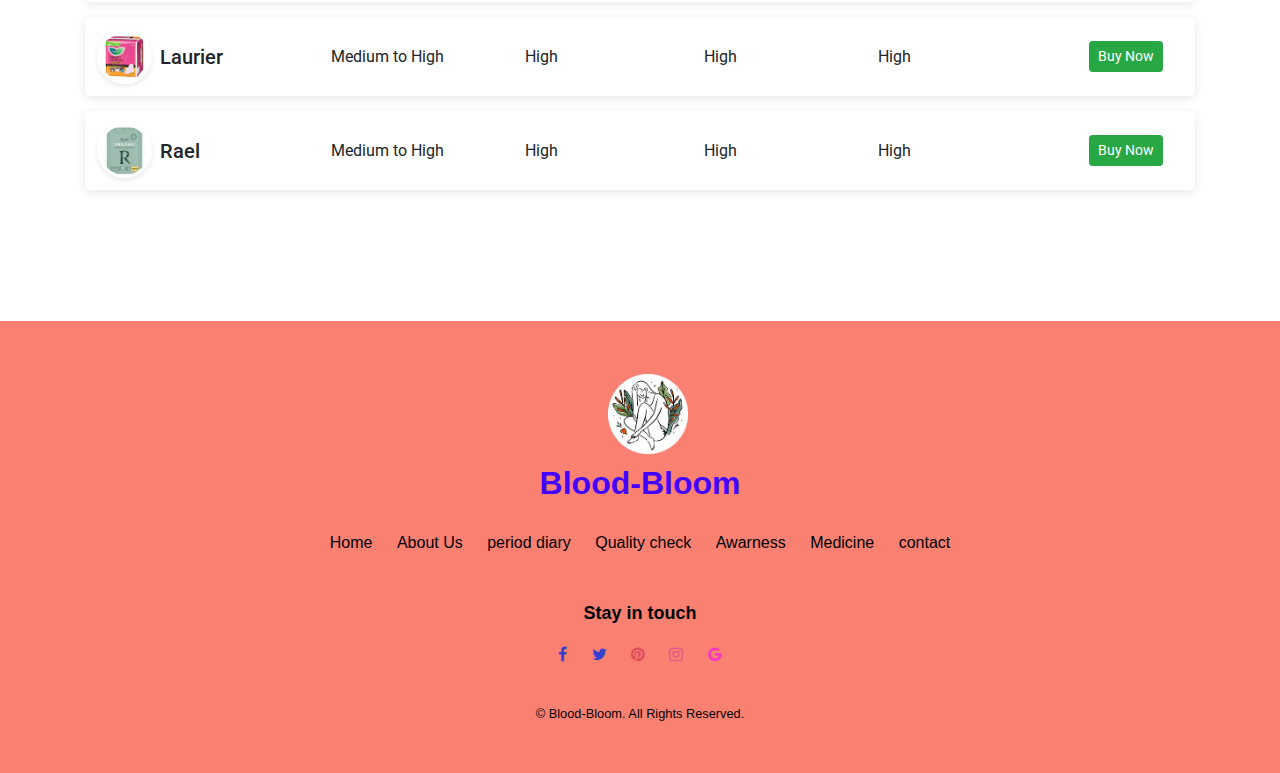
<file: main.html>
<!DOCTYPE html>
<html lang="en">
<head>
	<meta charset="UTF-8">
	<title>Leaderboard UI Design</title>
	<meta content="width=device-width, initial-scale=1, maximum-scale=1, user-scalable=no" name="viewport">
	<link rel="stylesheet" type="text/css" href="https://maxcdn.bootstrapcdn.com/bootstrap/4.0.0/css/bootstrap.min.css">
	<link rel="stylesheet" href="https://stackpath.bootstrapcdn.com/font-awesome/4.7.0/css/font-awesome.min.css">
	<link rel="stylesheet" type="text/css" href="css/style.css">
	<title>Blood-Bloom</title>
    <!-- Bootstrap CSS -->
    <link rel="stylesheet" href="https://stackpath.bootstrapcdn.com/bootstrap/4.3.1/css/bootstrap.min.css">
    <link rel="stylesheet" href="https://cdnjs.cloudflare.com/ajax/libs/font-awesome/4.7.0/css/font-awesome.min.css">
    <!-- <link rel="stylesheet" href="css/main.css"> -->
</head>
<body>
	<nav class="navbar navbar-expand-lg">
        <a class="navbar-brand" href="index.html">
            <img class="logoimg" src="img/logo.png" alt=""></a>
        <button class="navbar-toggler" type="button" data-toggle="collapse" data-target="#navbarNav"
            aria-controls="navbarNav" aria-expanded="false" aria-label="Toggle navigation">
            <span class="navbar-toggler-icon"></span>
        </button>
        <div class="collapse navbar-collapse" id="navbarNav">
            <div class="mr-auto"></div>
            <ul class="navbar-nav">
                <li class="nav-item">
                    <a class="nav-link active" href="index.html">HOME</a>
                </li>
                <li class="nav-item dropdown">
                    <div class="dropdown">
                        <a href="#" class="nav-link">ABOUT US</a>
                        <div class="dropdown-content">
                            <a href="aim.html">Aim</a>
                            <a href="mission.html">Mission</a>
                            <a href="story.html">Story</a>
                        </div>
                    </div>
                </li>
                <li class="nav-item dropdown">
                    <div class="dropdown">
                        <a href="#" class="nav-link">PERIOD DIARY</a>
                        <div class="dropdown-content">
                            <a href="ptracker.html">period tracker</a>
                            <!-- <a href="qualitycheck.html">Quality check</a> -->
                            <a href="menopause.html">menupause</a>
                        </div>
                    </div>
                </li>
                <li class="nav-item">
                    <a class="nav-link" href="qualitycheck.html">QUALITY CHECK</a>
                </li>
                <li class="nav-item dropdown">
                    <div class="dropdown">
                        <a href="#" class="nav-link">HEALTHCARE</a>
                        <div class="dropdown-content">
                            <a href="helpcare.html">Help & care</a>
                            <a href="medicine.html">Medicine</a>
                            <a href="pescription.html">pescription</a>
                        </div>
                    </div>
                </li>
                <li class="nav-item">
                    <a class="nav-link" href="awarness.html">AWARNESS</a>
                </li>
                <li class="nav-item">
                    <a class="nav-link" href="contact.html">CONTACT US</a>
                </li>

            </ul>
        </div>
    </nav>
	<div class="evebanner" >
		<img src="img/banner/checker.png" alt="">
	</div>
	<section class="main-content">
		<div class="container">
			<h1>Top pads</h1>
			<br>
			<br>

			<div class="row">
				<div class="col-sm-4">
					<div class="leaderboard-card">
						<div class="leaderboard-card__top">
							<h3 class="text-center">#2</h3>
						</div>
						<div class="leaderboard-card__body">
							<div class="text-center">
								<img src="img/learderborad/whisper.jpeg" class=" mb-2" alt="User Img">
								<h5 class="mb-0">whisper</h5>
								<!-- <p class="text-muted mb-0">@sandeep</p> -->
								<hr>
								<div class="d-flex justify-content-between align-items-center">
									<span><i class="fa fa-map-marker"></i> voted by : 700+ person</span>
									<button class="btn btn-outline-success btn-sm">Buy Now</button>
								</div>
							</div>
						</div>
					</div>
				</div>
				<div class="col-sm-4">
					<div class="leaderboard-card leaderboard-card--first">
						<div class="leaderboard-card__top">
							<h3 class="text-center">#1</h3>
						</div>
						<div class="leaderboard-card__body">
							<div class="text-center">
								<img src="img/learderborad/always.jpeg" class="mb-2" alt="User Img">
								<h5 class="mb-0">Always</h5>
								<!-- <p class="text-muted mb-0">@kiranacharyaa</p> -->
								<hr>
								<div class="d-flex justify-content-between align-items-center">
									<span><i class="fa fa-map-marker"></i> voted by : 1k+ person</span>
									<button class="btn btn-outline-success btn-sm">Buy Now</button>
								</div>
							</div>
						</div>
					</div>
				</div>
				<div class="col-sm-4">
					<div class="leaderboard-card">
						<div class="leaderboard-card__top">
							<h3 class="text-center">#3</h3>
						</div>
						<div class="leaderboard-card__body">
							<div class="text-center">
								<img src="img/learderborad/kotex.jpeg" class=" mb-2" alt="User Img">
								<h5 class="mb-0">Ketox</h5>
								<hr>
								<div class="d-flex justify-content-between align-items-center">
									<span><i class="fa fa-map-marker"></i> voted by : 200+ person</span>
									<button class="btn btn-outline-success btn-sm">Buy Now</button>
								</div>
							</div>
						</div>
					</div>
				</div>
			</div>


			<h4>All Users</h4>

			<table class="table">
				<thead>
					<tr>
						<th>Sanitary Pads</th>
						<th>Absorbance</th>
						<th>Comfortability</th>
						<th>adhesiveness</th>
						<th>softness</th>
						<th>Buy Now</th>
					</tr>
				</thead>
				<tbody>
					<tr>
						<td>
							<div class="d-flex align-items-center">
								<img src="img/learderborad/stayfree.jpeg" class="circle-img circle-img--small mr-2" alt="User Img">
								<div class="user-info__basic">
									<h5 class="mb-0">Stayfree</h5>
									<!-- <p class="text-muted mb-0">@kiranacharyaa</p> -->
								</div>
							</div>
						</td>
						<td>Medium</td>
						<td>Medium</td>
						<td>High</td>
						<td>Medium to Low</td>
						<td>
							<button class="btn btn-success btn-sm">Buy Now</button>
						</td>
					</tr>
					<tr>
						<td>
							<div class="d-flex align-items-center">
								<img src="img/learderborad/sofy.jpeg" class="circle-img circle-img--small mr-2" alt="User Img">
								<div class="user-info__basic">
									<h5 class="mb-0">Sofy</h5>
									<!-- <p class="text-muted mb-0">@sandeep</p> -->
								</div>
							</div>
						</td>
						<td>Medium to High</td>
						<td>High</td>
						<td>High</td>
						<td>High</td>
						<td>
							<button class="btn btn-success btn-sm">Buy Now</button>
						</td>
					</tr>
					<tr>
						<td>
							<div class="d-flex align-items-center">
								<img src="img/learderborad/carefree.jpeg" class="circle-img circle-img--small mr-2" alt="User Img">
								<div class="user-info__basic">
									<h5 class="mb-0">Carefree</h5>
									<!-- <p class="text-muted mb-0">@johndoe</p> -->
								</div>
							</div>
						</td>
						<td>Low to Medium</td>
						<td>High</td>
						<td>Medium</td>
						<td>High</td>
						<td>
							<Button class="btn btn-success btn-sm">Buy Now</button>
						</td>
					</tr>
					<tr>
						<td>
							<div class="d-flex align-items-center">
								<img src="img/learderborad/libra.jpeg" class="circle-img circle-img--small mr-2" alt="User Img">
								<div class="user-info__basic">
									<h5 class="mb-0">Libra</h5>
									<!-- <p class="text-muted mb-0">@johnnoakes</p> -->
								</div>
							</div>
						</td>
						<!-- <td>
							<div class="d-flex align-items-baseline">
								<h4 class="mr-1">$986</h4><small class="text-success"><i class="fa fa-arrow-up"></i>5%</small>
							</div>
						</td> -->
						<td>Medium to High</td>
						<td>High</td>
						<td>High</td>
						<td>High</td>
						<td>
							<button class="btn btn-success btn-sm">Buy Now</button>
						</td>
					</tr>
					<tr>
						<td>
							<div class="d-flex align-items-center">
								<img src="img/learderborad/laurier.jpeg" class="circle-img circle-img--small mr-2" alt="User Img">
								<div class="user-info__basic">
									<h5 class="mb-0">Laurier</h5>
									<!-- <p class="text-muted mb-0">@tomharry</p> -->
								</div>
							</div>
						</td>
						<!-- <td>
							<div class="d-flex align-items-baseline">
								<h4 class="mr-1">$951</h4><small class="text-success"><i class="fa fa-arrow-up"></i>5%</small>
							</div>
						</td> -->
						<td>Medium to High</td>
						<td>High</td>
						<td>High</td>
						<td>High</td>
						<td>
							<button class="btn btn-success btn-sm">Buy Now</button>
						</td>
					</tr>
					<tr>
						<td>
							<div class="d-flex align-items-center">
								<img src="img/learderborad/rael.jpeg" class="circle-img circle-img--small mr-2" alt="User Img">
								<div class="user-info__basic">
									<h5 class="mb-0">Rael</h5>
									<!-- <p class="text-muted mb-0">@tomharry</p> -->
								</div>
							</div>
						</td>
						<!-- <td>
							<div class="d-flex align-items-baseline">
								<h4 class="mr-1">$951</h4><small class="text-success"><i class="fa fa-arrow-up"></i>5%</small>
							</div>
						</td> -->
						<td>Medium to High</td>
						<td>High</td>
						<td>High</td>
						<td>High</td>
						<td>
							<button class="btn btn-success btn-sm">Buy Now</button>
						</td>
					</tr>
				</tbody>
			</table>
		</div>
	</section>
	<footer class="footer-16371">
        <div class="container">
            <div class="row justify-content-center">
                <div class="col-md-9 text-center">
                    <div class="footer-site-logo mb-4">
                        <a class="navbar-brand" href="index.html">
                            <img class="logoimg" src="img/logo.png" alt=""></a>
                        <br>
                        <a href="#">Blood-Bloom</a>
                    </div>
                    <ul class="list-unstyled nav-links mb-5">
                        <li><a href="#">Home</a></li>
                        <li><a href="#">About Us</a></li>
                        <li><a href="#">period diary</a></li>
                        <li><a href="#">Quality check</a></li>
                        <li><a href="#">Awarness</a></li>
                        <li><a href="#">Medicine</a></li>
                        <li><a href="#">contact</a></li>

                    </ul>

                    <div class="social mb-4">
                        <h3>Stay in touch</h3>
                        <ul class="list-unstyled">
                            <a href="facebook" class="fb"> <i class="fa fa-facebook"></i></a>
                            <a href="twitter" class="fb"> <i class="fa fa-twitter"></i></a>
                            <a href="pinterset" class="pin"> <i class="fa fa-pinterest"></i></a>
                            <a href="instagram" class="in"> <i class="fa fa-instagram"></i></a>
                            <a href="google" class="dr"> <i class="fa fa-google"></i></a>
                        </ul>
                    </div>

                    <div class="copyright">
                        <p class="mb-0"><small>&copy; Blood-Bloom. All Rights Reserved.</small></p>
                    </div>


                </div>
            </div>
        </div>
    </footer>
	
	<script src="https://code.jquery.com/jquery-3.2.1.slim.min.js"></script>
	<script src="https://cdnjs.cloudflare.com/ajax/libs/popper.js/1.12.9/umd/popper.min.js"></script>
	<script src="https://maxcdn.bootstrapcdn.com/bootstrap/4.0.0/js/bootstrap.min.js"></script>
</body>
</html>
</file>
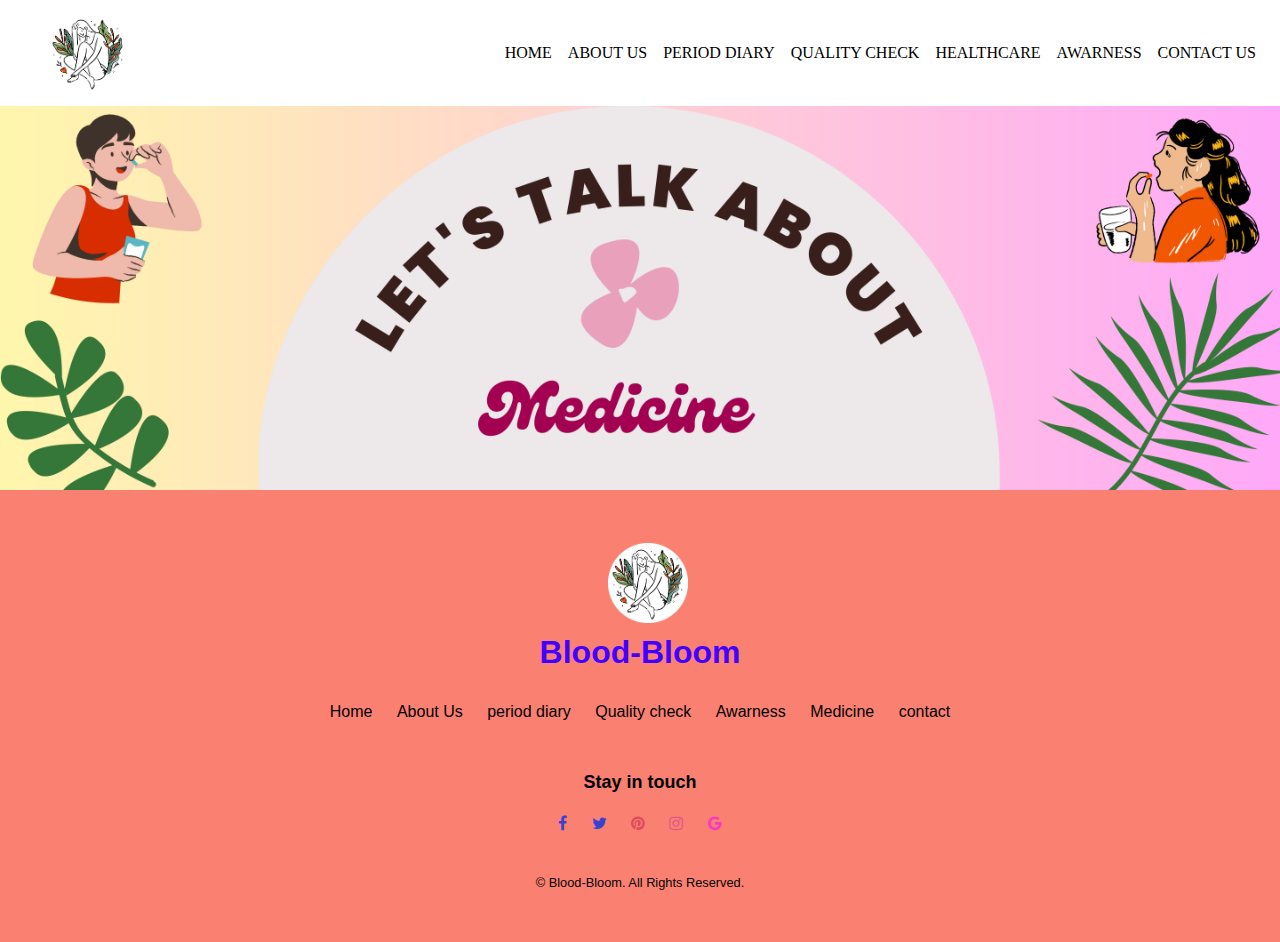
<file: medicine.html>
<!DOCTYPE html>
<html lang="en">

<head>
    <meta charset="UTF-8">
    <meta http-equiv="X-UA-Compatible" content="IE=edge">
    <meta name="viewport" content="width=device-width, initial-scale=1.0">
    <title>Blood-Bloom</title>
    <!-- Bootstrap CSS -->
    <link rel="stylesheet" href="https://stackpath.bootstrapcdn.com/bootstrap/4.3.1/css/bootstrap.min.css">
    <link rel="stylesheet" href="https://cdnjs.cloudflare.com/ajax/libs/font-awesome/4.7.0/css/font-awesome.min.css">
    <link rel="stylesheet" href="css/main.css">
</head>

<body>
    <nav class="navbar navbar-expand-lg">
        <a class="navbar-brand" href="index.html">
            <img class="logoimg" src="img/logo.png" alt=""></a>
        <button class="navbar-toggler" type="button" data-toggle="collapse" data-target="#navbarNav"
            aria-controls="navbarNav" aria-expanded="false" aria-label="Toggle navigation">
            <span class="navbar-toggler-icon"></span>
        </button>
        <div class="collapse navbar-collapse" id="navbarNav">
            <div class="mr-auto"></div>
            <ul class="navbar-nav">
                <li class="nav-item">
                    <a class="nav-link active" href="index.html">HOME</a>
                </li>
                <li class="nav-item dropdown">
                    <div class="dropdown">
                        <a href="#" class="nav-link">ABOUT US</a>
                        <div class="dropdown-content">
                            <a href="aim.html">Aim</a>
                            <a href="mission.html">Mission</a>
                            <a href="story.html">Story</a>
                        </div>
                    </div>
                </li>
                <li class="nav-item dropdown">
                    <div class="dropdown">
                        <a href="#" class="nav-link">PERIOD DIARY</a>
                        <div class="dropdown-content">
                            <a href="ptracker.html">period tracker</a>
                            <!-- <a href="qualitycheck.html">Quality check</a> -->
                            <a href="menopause.html">menupause</a>
                        </div>
                    </div>
                </li>
                <li class="nav-item">
                    <a class="nav-link" href="qualitycheck.html">QUALITY CHECK</a>
                </li>
                <li class="nav-item dropdown">
                    <div class="dropdown">
                        <a href="#" class="nav-link">HEALTHCARE</a>
                        <div class="dropdown-content">
                            <a href="helpcare.html">Help & care</a>
                            <a href="medicine.html">Medicine</a>
                            <a href="pescription.html">pescription</a>
                        </div>
                    </div>
                </li>
                <li class="nav-item">
                    <a class="nav-link" href="awarness.html">AWARNESS</a>
                </li>
                <li class="nav-item">
                    <a class="nav-link" href="contact.html">CONTACT US</a>
                </li>

            </ul>
        </div>
    </nav>
    <main>
        <div class="evebanner">
            <img src="img/banner/medicine.png" alt="">
        </div>
        <footer class="footer-16371">
            <div class="container">
                <div class="row justify-content-center">
                    <div class="col-md-9 text-center">
                        <div class="footer-site-logo mb-4">
                            <a class="navbar-brand" href="index.html">
                                <img class="logoimg" src="img/logo.png" alt=""></a>
                            <br>
                            <a href="#">Blood-Bloom</a>
                        </div>
                        <ul class="list-unstyled nav-links mb-5">
                            <li><a href="#">Home</a></li>
                            <li><a href="#">About Us</a></li>
                            <li><a href="#">period diary</a></li>
                            <li><a href="#">Quality check</a></li>
                            <li><a href="#">Awarness</a></li>
                            <li><a href="#">Medicine</a></li>
                            <li><a href="#">contact</a></li>

                        </ul>

                        <div class="social mb-4">
                            <h3>Stay in touch</h3>
                            <ul class="list-unstyled">
                                <a href="facebook" class="fb"> <i class="fa fa-facebook"></i></a>
                                <a href="twitter" class="fb"> <i class="fa fa-twitter"></i></a>
                                <a href="pinterset" class="pin"> <i class="fa fa-pinterest"></i></a>
                                <a href="instagram" class="in"> <i class="fa fa-instagram"></i></a>
                                <a href="google" class="dr"> <i class="fa fa-google"></i></a>
                            </ul>
                        </div>

                        <div class="copyright">
                            <p class="mb-0"><small>&copy; Blood-Bloom. All Rights Reserved.</small></p>
                        </div>


                    </div>
                </div>
            </div>
        </footer>
        <!-- Bootstrap JS -->
        <script src="https://code.jquery.com/jquery-3.3.1.slim.min.js"></script>
        <script src="https://cdnjs.cloudflare.com/ajax/libs/popper.js/1.14.7/umd/popper.min.js"></script>
        <script src="https://stackpath.bootstrapcdn.com/bootstrap/4.3.1/js/bootstrap.min.js"></script>
</body>

</html>
</file>
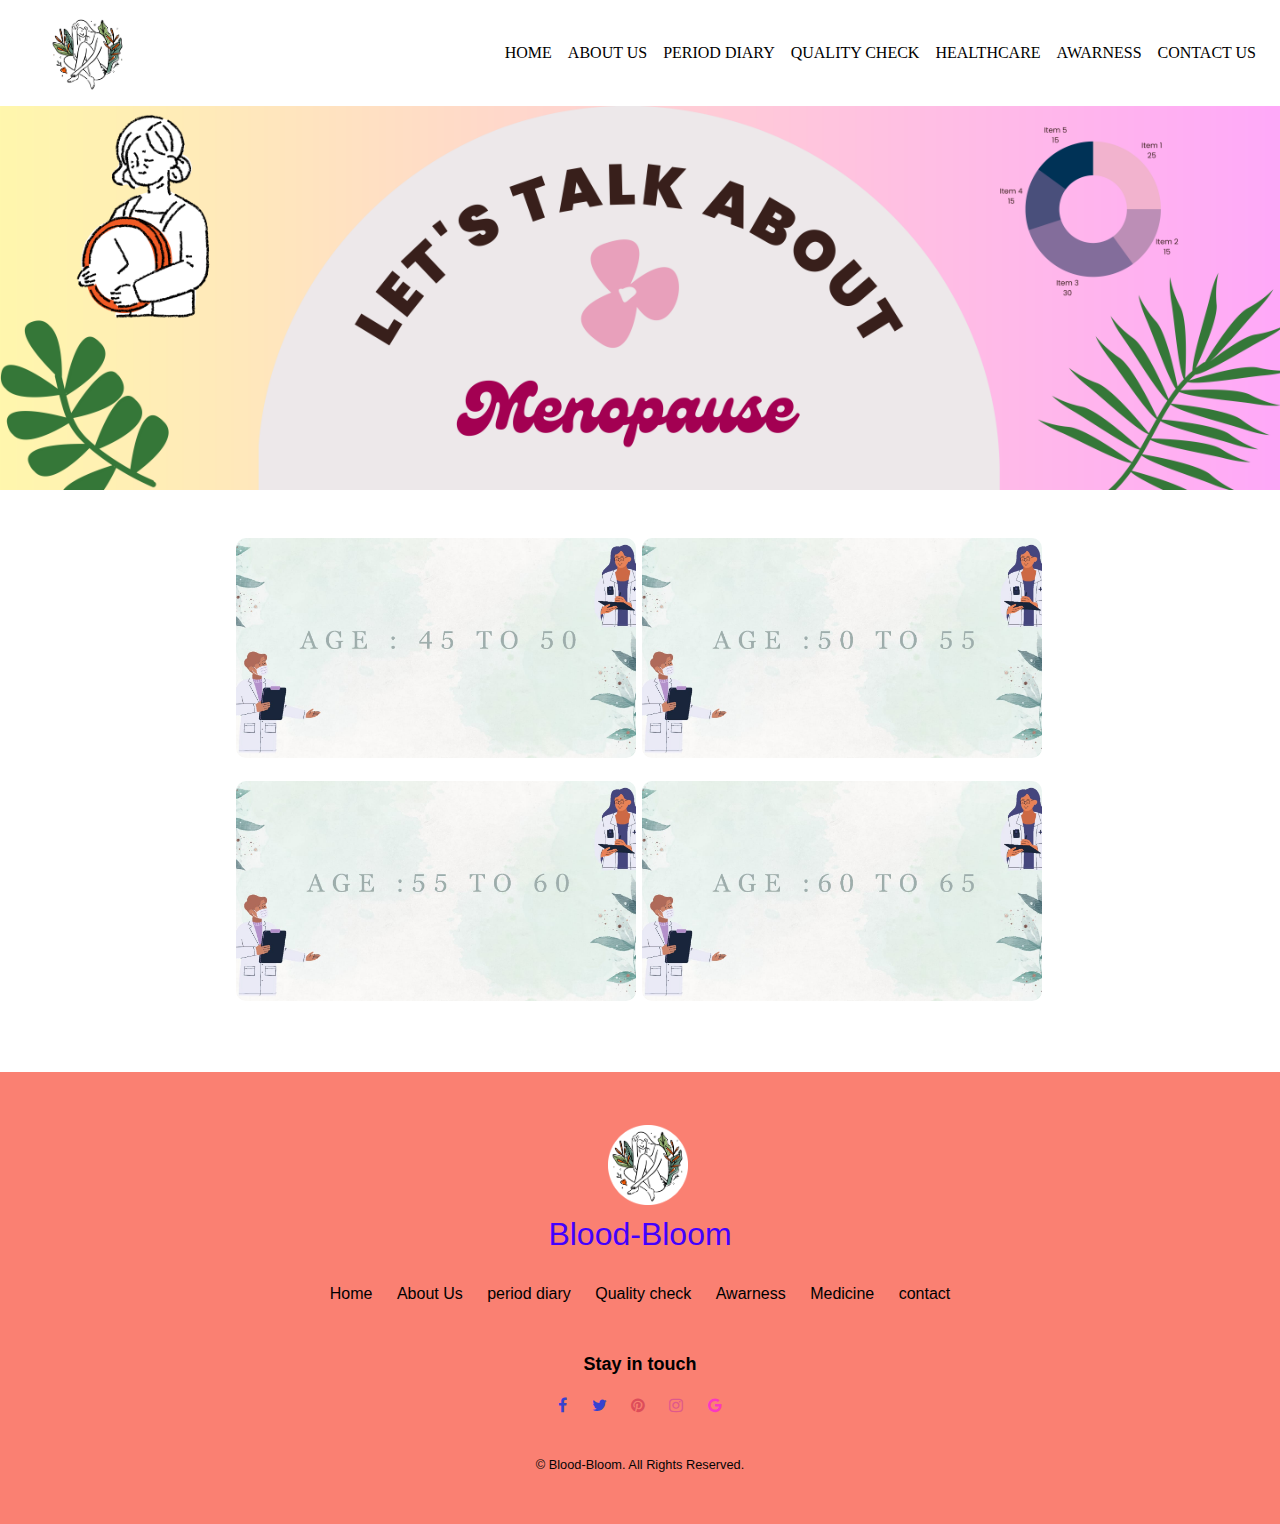
<file: menopause.html>
<!DOCTYPE html>
<html lang="en">

<head>
    <meta charset="UTF-8">
    <meta http-equiv="X-UA-Compatible" content="IE=edge">
    <meta name="viewport" content="width=device-width, initial-scale=1.0">
    <title>Blood-Bloom</title>
    <!-- Bootstrap CSS -->
    <link rel="stylesheet" href="https://stackpath.bootstrapcdn.com/bootstrap/4.3.1/css/bootstrap.min.css">
    <link rel="stylesheet" href="https://cdnjs.cloudflare.com/ajax/libs/font-awesome/4.7.0/css/font-awesome.min.css">
    <link rel="stylesheet" href="css/main.css">
    <style>
        @import url("https://fonts.googleapis.com/css?family=Roboto+Mono");

        * {
            box-sizing: border-box;
            font-weight: normal;
        }

        body {
            color: #555;
            /* background: #222; */
            text-align: center;
            /* font-family: "Roboto Mono"; */
            /* padding: 1em; */
        }

        h1 {
            font-size: 2.2em;
        }

        .flip {
            position: relative;
        }

        .flip>.front,
        .flip>.back {
            display: block;
            transition-timing-function: cubic-bezier(0.175, 0.885, 0.32, 1.275);
            transition-duration: 0.5s;
            transition-property: transform, opacity;
        }

        .flip>.front {
            transform: rotateY(0deg);
        }

        .flip>.back {
            position: absolute;
            opacity: 0;
            top: 0px;
            left: 0px;
            width: 100%;
            height: 100%;
            transform: rotateY(-180deg);
        }

        .flip:hover>.front {
            transform: rotateY(180deg);
        }

        .flip:hover>.back {
            opacity: 1;
            transform: rotateY(0deg);
        }

        .flip.flip-vertical>.back {
            transform: rotateX(-180deg);
        }

        .flip.flip-vertical:hover>.front {
            transform: rotateX(180deg);
        }

        .flip.flip-vertical:hover>.back {
            transform: rotateX(0deg);
        }

        .flip {
            position: relative;
            display: inline-block;
            margin-right: 2px;
            margin-bottom: 1em;
            width: 400px;
        }

        .flip>.front,
        .flip>.back {
            display: block;
            color: white;
            width: inherit;
            background-size: cover !important;
            background-position: center !important;
            height: 220px;
            padding: 1em 2em;
            background: #313131;
            border-radius: 10px;
        }

        .flip>.front p,
        .flip>.back p {
            font-size: 0.9125rem;
            line-height: 160%;
            color: white;
        }

        .text-shadow {
            text-shadow: 1px 1px rgba(0, 0, 0, 0.04), 2px 2px rgba(0, 0, 0, 0.04), 3px 3px rgba(0, 0, 0, 0.04), 4px 4px rgba(0, 0, 0, 0.04), 0.125rem 0.125rem rgba(0, 0, 0, 0.04), 6px 6px rgba(0, 0, 0, 0.04), 7px 7px rgba(0, 0, 0, 0.04), 8px 8px rgba(0, 0, 0, 0.04), 9px 9px rgba(0, 0, 0, 0.04), 0.3125rem 0.3125rem rgba(0, 0, 0, 0.04), 11px 11px rgba(0, 0, 0, 0.04), 12px 12px rgba(0, 0, 0, 0.04), 13px 13px rgba(0, 0, 0, 0.04), 14px 14px rgba(0, 0, 0, 0.04), 0.625rem 0.625rem rgba(0, 0, 0, 0.04), 16px 16px rgba(0, 0, 0, 0.04), 17px 17px rgba(0, 0, 0, 0.04), 18px 18px rgba(0, 0, 0, 0.04), 19px 19px rgba(0, 0, 0, 0.04), 1.25rem 1.25rem rgba(0, 0, 0, 0.04);
        }
      
    </style>
</head>

<body>
    <nav class="navbar navbar-expand-lg">
        <a class="navbar-brand" href="index.html">
            <img class="logoimg" src="img/logo.png" alt=""></a>
        <button class="navbar-toggler" type="button" data-toggle="collapse" data-target="#navbarNav"
            aria-controls="navbarNav" aria-expanded="false" aria-label="Toggle navigation">
            <span class="navbar-toggler-icon"></span>
        </button>
        <div class="collapse navbar-collapse" id="navbarNav">
            <div class="mr-auto"></div>
            <ul class="navbar-nav">
                <li class="nav-item">
                    <a class="nav-link active" href="index.html">HOME</a>
                </li>
                <li class="nav-item dropdown">
                    <div class="dropdown">
                        <a href="#" class="nav-link">ABOUT US</a>
                        <div class="dropdown-content">
                            <a href="aim.html">Aim</a>
                            <a href="mission.html">Mission</a>
                            <a href="story.html">Story</a>
                        </div>
                    </div>
                </li>
                <li class="nav-item dropdown">
                    <div class="dropdown">
                        <a href="#" class="nav-link">PERIOD DIARY</a>
                        <div class="dropdown-content">
                            <a href="ptracker.html">period tracker</a>
                            <!-- <a href="qualitycheck.html">Quality check</a> -->
                            <a href="menopause.html">menupause</a>
                        </div>
                    </div>
                </li>
                <li class="nav-item">
                    <a class="nav-link" href="qualitycheck.html">QUALITY CHECK</a>
                </li>
                <li class="nav-item dropdown">
                    <div class="dropdown">
                        <a href="#" class="nav-link">HEALTHCARE</a>
                        <div class="dropdown-content">
                            <a href="helpcare.html">Help & care</a>
                            <a href="medicine.html">Medicine</a>
                            <a href="pescription.html">pescription</a>
                        </div>
                    </div>
                </li>
                <li class="nav-item">
                    <a class="nav-link" href="awarness.html">AWARNESS</a>
                </li>
                <li class="nav-item">
                    <a class="nav-link" href="contact.html">CONTACT US</a>
                </li>

            </ul>
        </div>
    </nav>
    <main>
        <div class="evebanner">
            <img src="img/banner/menupause.png" alt="">
        </div>
        <section class="p-5">
            <div class="flip">
                <div class="front"
                    style="background-image: url(img/menopause/1.jpeg)">
                   
                </div>
                <div class="back">
                    <p><br>
                        Irregular periods<br>
                        Hot flashes and night sweats<br>
                        Mood swings and emotional changes<br>
                        Fatigue and sleep disturbances<br>
                        Vaginal dryness
                    </p>
                </div>
            </div>
            <div class="flip">
                <div class="front"
                    style="background-image: url(img/menopause/2.jpeg)">
                    
                </div>
                <div class="back">
                   
                    <p><br>
                        <br>
                        Irregular periods<br>
                        Hot flashes<br>
                        Vaginal dryness<br>
                        Urinary symptoms</p>
                </div>
            </div>
            <div class="flip">
                <div class="front"
                    style="background-image: url(img/menopause/3.jpeg)">
                    
                </div>
                <div class="back">
                    
                    <p><br>
                    <br>
                    Menopause<br>
                    Hot flashes<br>
                    Vaginal dryness<br>
                    Bone loss</p>
                </div>
            </div>
            <div class="flip">
                <div class="front"
                    style="background-image: url(img/menopause/4.jpeg)">
                    
                </div>
                <div class="back">
                    
                    <p><br>
                    <br>
                    Menopause<br>
                    Symptoms stabilization<br>
                    Long-term effects</p>
                </div>
            </div>
        </section>


    </main>
    <footer class="footer-16371">
        <div class="container">
            <div class="row justify-content-center">
                <div class="col-md-9 text-center">
                    <div class="footer-site-logo mb-4">
                        <a class="navbar-brand" href="index.html">
                            <img class="logoimg" src="img/logo.png" alt=""></a>
                        <br>
                        <a href="#">Blood-Bloom</a>
                    </div>
                    <ul class="list-unstyled nav-links mb-5">
                        <li><a href="#">Home</a></li>
                        <li><a href="#">About Us</a></li>
                        <li><a href="#">period diary</a></li>
                        <li><a href="#">Quality check</a></li>
                        <li><a href="#">Awarness</a></li>
                        <li><a href="#">Medicine</a></li>
                        <li><a href="#">contact</a></li>

                    </ul>

                    <div class="social mb-4">
                        <h3>Stay in touch</h3>
                        <ul class="list-unstyled">
                            <a href="facebook" class="fb"> <i class="fa fa-facebook"></i></a>
                            <a href="twitter" class="fb"> <i class="fa fa-twitter"></i></a>
                            <a href="pinterset" class="pin"> <i class="fa fa-pinterest"></i></a>
                            <a href="instagram" class="in"> <i class="fa fa-instagram"></i></a>
                            <a href="google" class="dr"> <i class="fa fa-google"></i></a>
                        </ul>
                    </div>

                    <div class="copyright">
                        <p class="mb-0"><small>&copy; Blood-Bloom. All Rights Reserved.</small></p>
                    </div>


                </div>
            </div>
        </div>
    </footer>
    <!-- Bootstrap JS -->
    <script src="https://code.jquery.com/jquery-3.3.1.slim.min.js"></script>
    <script src="https://cdnjs.cloudflare.com/ajax/libs/popper.js/1.14.7/umd/popper.min.js"></script>
    <script src="https://stackpath.bootstrapcdn.com/bootstrap/4.3.1/js/bootstrap.min.js"></script>
</body>

</html>
</file>
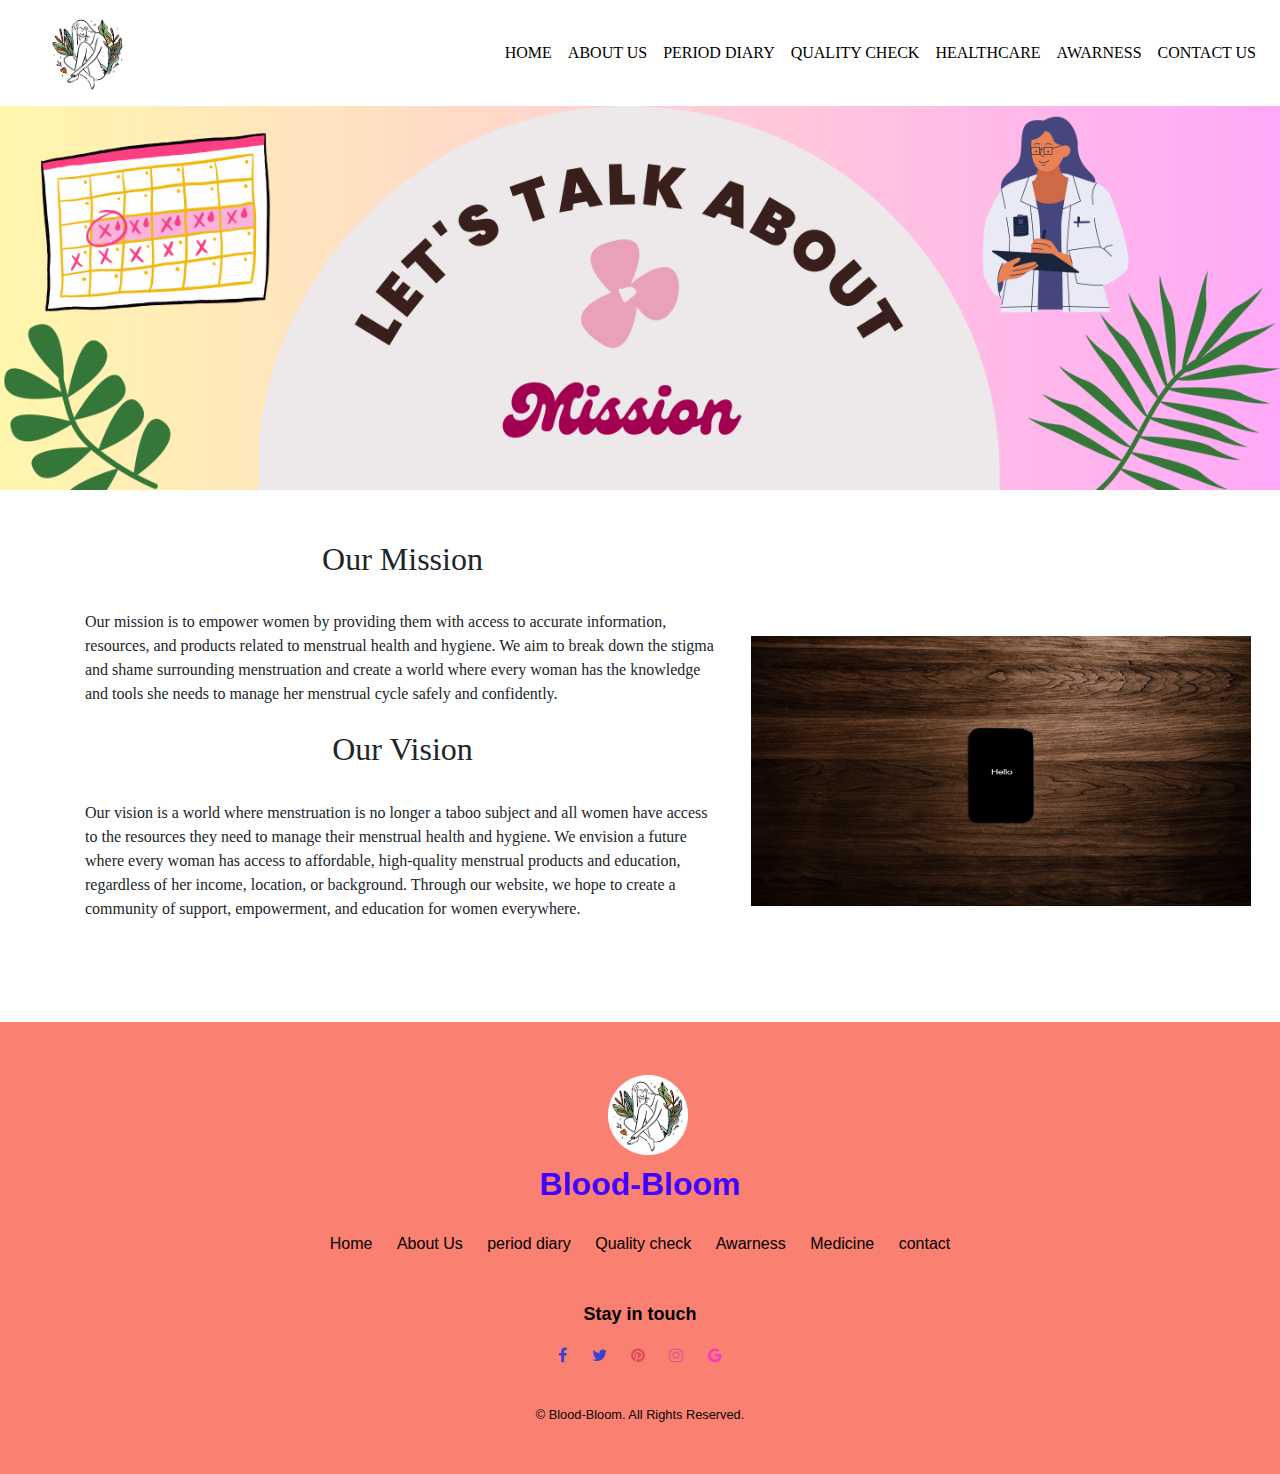
<file: mission.html>
<!DOCTYPE html>
<html lang="en">

<head>
    <meta charset="UTF-8">
    <meta http-equiv="X-UA-Compatible" content="IE=edge">
    <meta name="viewport" content="width=device-width, initial-scale=1.0">
    <title>Blood-Bloom</title>
    <!-- Bootstrap CSS -->
    <link rel="stylesheet" href="https://stackpath.bootstrapcdn.com/bootstrap/4.3.1/css/bootstrap.min.css">
    <link rel="stylesheet" href="https://cdnjs.cloudflare.com/ajax/libs/font-awesome/4.7.0/css/font-awesome.min.css">
    <link rel="stylesheet" href="css/main.css">
    <!-- Custom CSS -->
    <style>
        .aim1 {
            padding-top: 50px;
            padding-bottom: 100px;

        }

        .imgofabout {
            padding-top: 80px;
        }
    </style>
</head>

<body>
    <nav class="navbar navbar-expand-lg">
        <a class="navbar-brand" href="index.html">
            <img class="logoimg" src="img/logo.png" alt=""></a>
        <button class="navbar-toggler" type="button" data-toggle="collapse" data-target="#navbarNav"
            aria-controls="navbarNav" aria-expanded="false" aria-label="Toggle navigation">
            <span class="navbar-toggler-icon"></span>
        </button>
        <div class="collapse navbar-collapse" id="navbarNav">
            <div class="mr-auto"></div>
            <ul class="navbar-nav">
                <li class="nav-item">
                    <a class="nav-link active" href="index.html">HOME</a>
                </li>
                <li class="nav-item dropdown">
                    <div class="dropdown">
                        <a href="aboutUs.html" class="nav-link">ABOUT US</a>
                        <div class="dropdown-content">
                            <a href="aim.html">Aim</a>
                            <a href="mission.html">Mission</a>
                            <a href="story.html">Story</a>
                        </div>
                    </div>
                </li>
                <li class="nav-item dropdown">
                    <div class="dropdown">
                        <a href="#" class="nav-link">PERIOD DIARY</a>
                        <div class="dropdown-content">
                            <a href="ptracker.html">period tracker</a>
                            <!-- <a href="qualitycheck.html">Quality check</a> -->
                            <a href="menopause.html">menupause</a>
                        </div>
                    </div>
                </li>
                <li class="nav-item">
                    <a class="nav-link" href="qualitycheck.html">QUALITY CHECK</a>
                </li>
                <li class="nav-item dropdown">
                    <div class="dropdown">
                        <a href="#" class="nav-link">HEALTHCARE</a>
                        <div class="dropdown-content">
                            <a href="helpcare.html">Help & care</a>
                            <a href="medicine.html">Medicine</a>
                            <a href="pescription.html">pescription</a>
                        </div>
                    </div>
                </li>
                <li class="nav-item">
                    <a class="nav-link" href="awarness.html">AWARNESS</a>
                </li>
                <li class="nav-item">
                    <a class="nav-link" href="contact.html">CONTACT US</a>
                </li>

            </ul>
        </div>
    </nav>
    <main>
        <div class="evebanner">
            <img src="img/banner/mission.png" alt="">
        </div>
        <div class="container aim1">
            <div class="row">
                <div class="aboutsection col-lg-7 ">
                    <h2 class="text-center">Our Mission</h2>
                    <br>
                    Our mission is to empower women by providing them with access to accurate information, resources,
                    and products related to menstrual health and hygiene. We aim to break down the stigma and shame
                    surrounding menstruation and create a world where every woman has the knowledge and tools she needs
                    to manage her menstrual cycle safely and confidently.
                    <br><br>
                    <h2 class="text-center">Our Vision</h2>
                    <br>
                    Our vision is a world where menstruation is no longer a taboo subject and all women have access to
                    the resources they need to manage their menstrual health and hygiene. We envision a future where
                    every woman has access to affordable, high-quality menstrual products and education, regardless of
                    her income, location, or background. Through our website, we hope to create a community of support,
                    empowerment, and education for women everywhere.

                </div>
                <div class="imgofabout col-lg-3 p-3">
                    <img class="imgofabout" src="img/downlod.jpg" width="500px" height="350px" alt="Dev">
                </div>
            </div>
        </div>

    </main>
    <footer class="footer-16371">
        <div class="container">
            <div class="row justify-content-center">
                <div class="col-md-9 text-center">
                    <div class="footer-site-logo mb-4">
                        <a class="navbar-brand" href="index.html">
                            <img class="logoimg" src="img/logo.png" alt=""></a>
                        <br>
                        <a href="#">Blood-Bloom</a>
                    </div>
                    <ul class="list-unstyled nav-links mb-5">
                        <li><a href="#">Home</a></li>
                        <li><a href="#">About Us</a></li>
                        <li><a href="#">period diary</a></li>
                        <li><a href="#">Quality check</a></li>
                        <li><a href="#">Awarness</a></li>
                        <li><a href="#">Medicine</a></li>
                        <li><a href="#">contact</a></li>

                    </ul>

                    <div class="social mb-4">
                        <h3>Stay in touch</h3>
                        <ul class="list-unstyled">
                            <a href="facebook" class="fb"> <i class="fa fa-facebook"></i></a>
                            <a href="twitter" class="fb"> <i class="fa fa-twitter"></i></a>
                            <a href="pinterset" class="pin"> <i class="fa fa-pinterest"></i></a>
                            <a href="instagram" class="in"> <i class="fa fa-instagram"></i></a>
                            <a href="google" class="dr"> <i class="fa fa-google"></i></a>
                        </ul>
                    </div>

                    <div class="copyright">
                        <p class="mb-0"><small>&copy; Blood-Bloom. All Rights Reserved.</small></p>
                    </div>


                </div>
            </div>
        </div>
    </footer>
    <!-- Bootstrap JS -->
    <script src="https://code.jquery.com/jquery-3.3.1.slim.min.js"></script>
    <script src="https://cdnjs.cloudflare.com/ajax/libs/popper.js/1.14.7/umd/popper.min.js"></script>
    <script src="https://stackpath.bootstrapcdn.com/bootstrap/4.3.1/js/bootstrap.min.js"></script>
</body>

</html>
</file>
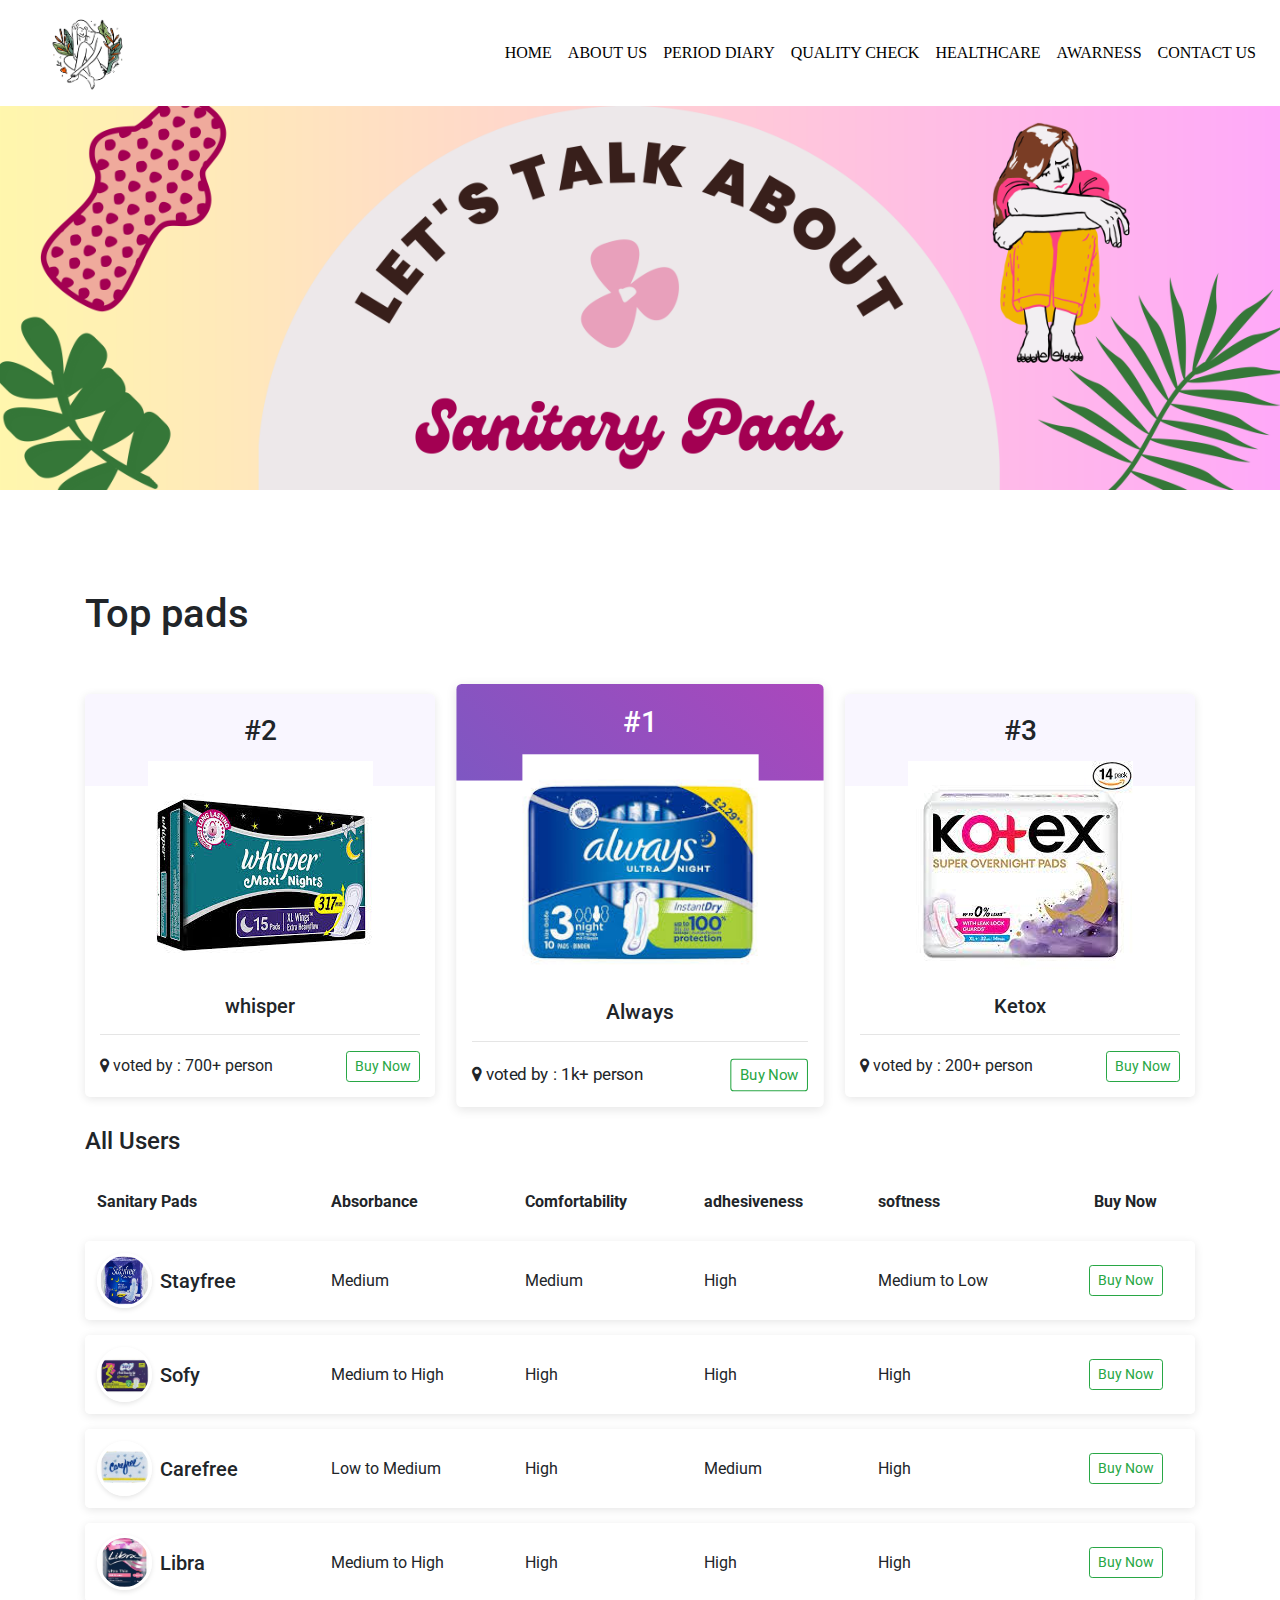
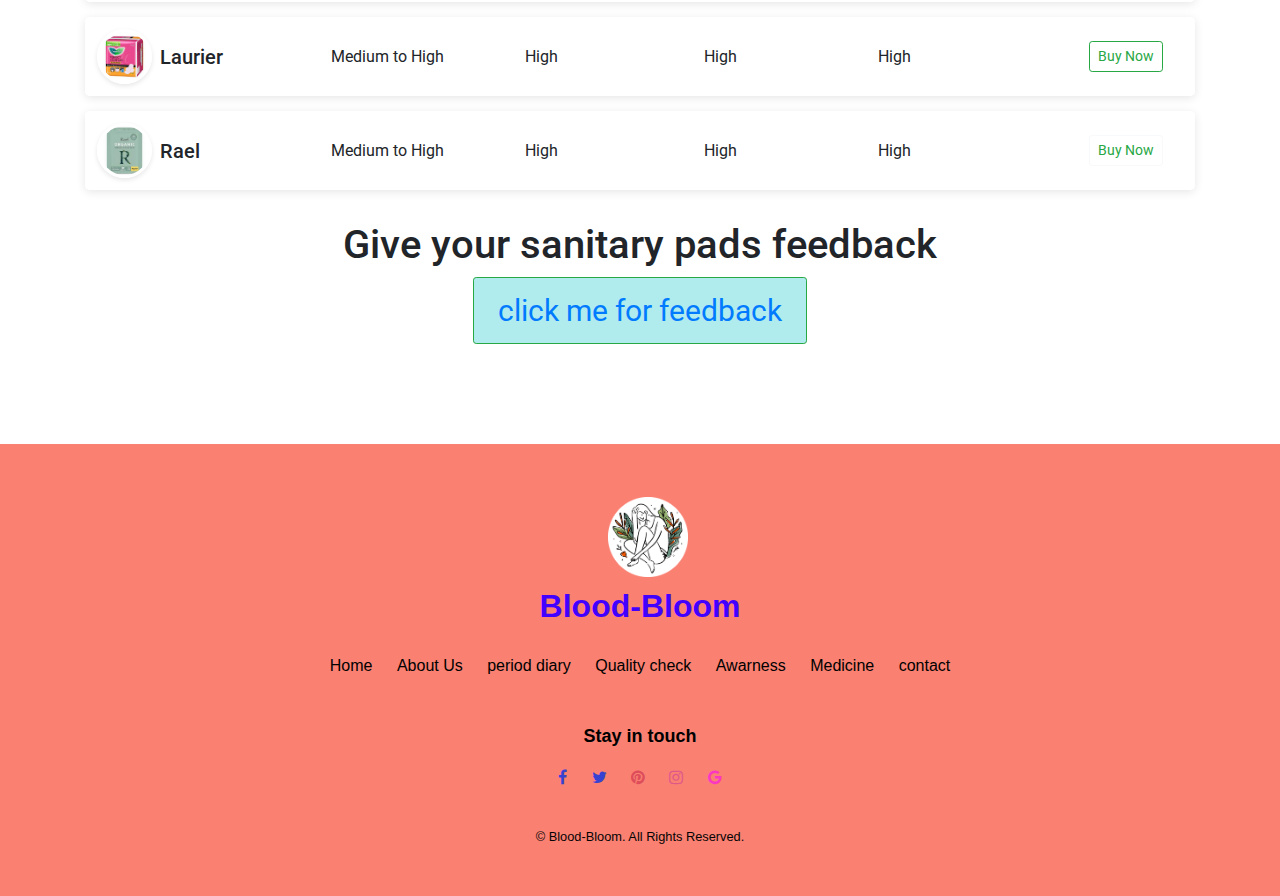
<file: qualitycheck.html>
<!DOCTYPE html>
<html lang="en">

<head>
	<meta charset="UTF-8">
	<title>Leaderboard UI Design</title>
	<meta content="width=device-width, initial-scale=1, maximum-scale=1, user-scalable=no" name="viewport">
	<link rel="stylesheet" type="text/css" href="https://maxcdn.bootstrapcdn.com/bootstrap/4.0.0/css/bootstrap.min.css">
	<link rel="stylesheet" href="https://stackpath.bootstrapcdn.com/font-awesome/4.7.0/css/font-awesome.min.css">
	<link rel="stylesheet" type="text/css" href="css/style.css">
	<title>Blood-Bloom</title>
	<!-- Bootstrap CSS -->
	<link rel="stylesheet" href="https://stackpath.bootstrapcdn.com/bootstrap/4.3.1/css/bootstrap.min.css">
	<link rel="stylesheet" href="https://cdnjs.cloudflare.com/ajax/libs/font-awesome/4.7.0/css/font-awesome.min.css">
	<!-- <link rel="stylesheet" href="css/main.css"> -->
	<style>
		.linkbutton {
			color: #28a745;
		}

		.buttonf {
			/* padding-left: 60px; */
			padding: 10px 24px;
			font-size: 30px;
			color: black;
			background-color: #b0eced;
		}
	</style>
</head>

<body>
	<nav class="navbar navbar-expand-lg">
		<a class="navbar-brand" href="index.html">
			<img class="logoimg" src="img/logo.png" alt=""></a>
		<button class="navbar-toggler" type="button" data-toggle="collapse" data-target="#navbarNav"
			aria-controls="navbarNav" aria-expanded="false" aria-label="Toggle navigation">
			<span class="navbar-toggler-icon"></span>
		</button>
		<div class="collapse navbar-collapse" id="navbarNav">
			<div class="mr-auto"></div>
			<ul class="navbar-nav">
				<li class="nav-item">
					<a class="nav-link active" href="index.html">HOME</a>
				</li>
				<li class="nav-item dropdown">
					<div class="dropdown">
						<a href="#" class="nav-link">ABOUT US</a>
						<div class="dropdown-content">
							<a href="aim.html">Aim</a>
							<a href="mission.html">Mission</a>
							<a href="story.html">Story</a>
						</div>
					</div>
				</li>
				<li class="nav-item dropdown">
					<div class="dropdown">
						<a href="#" class="nav-link">PERIOD DIARY</a>
						<div class="dropdown-content">
							<a href="ptracker.html">period tracker</a>
							<!-- <a href="qualitycheck.html">Quality check</a> -->
							<a href="menopause.html">menupause</a>
						</div>
					</div>
				</li>
				<li class="nav-item">
					<a class="nav-link" href="qualitycheck.html">QUALITY CHECK</a>
				</li>
				<li class="nav-item dropdown">
					<div class="dropdown">
						<a href="#" class="nav-link">HEALTHCARE</a>
						<div class="dropdown-content">
							<a href="helpcare.html">Help & care</a>
							<a href="medicine.html">Medicine</a>
							<a href="pescription.html">pescription</a>
						</div>
					</div>
				</li>
				<li class="nav-item">
					<a class="nav-link" href="awarness.html">AWARNESS</a>
				</li>
				<li class="nav-item">
					<a class="nav-link" href="contact.html">CONTACT US</a>
				</li>

			</ul>
		</div>
	</nav>
	<div class="evebanner">
		<img src="img/banner/checker.png" alt="">
	</div>

	<section class="main-content">
		<div class="container">
			<h1>Top pads</h1>
			<br>
			<br>

			<div class="row">
				<div class="col-sm-4">
					<div class="leaderboard-card">
						<div class="leaderboard-card__top">
							<h3 class="text-center">#2</h3>
						</div>
						<div class="leaderboard-card__body">
							<div class="text-center">
								<img src="img/learderborad/whisper.jpeg" class=" mb-2" alt="User Img">
								<h5 class="mb-0">whisper</h5>
								<!-- <p class="text-muted mb-0">@sandeep</p> -->
								<hr>
								<div class="d-flex justify-content-between align-items-center">
									<span><i class="fa fa-map-marker"></i> voted by : 700+ person</span>
									<button class="btn btn-outline-success btn-sm"><a
											href="https://www.flipkart.com/search?q=whisper&sid=g9b%2Ciph%2Cjth&as=on&as-show=on&otracker=AS_QueryStore_OrganicAutoSuggest_2_4_na_na_na&otracker1=AS_QueryStore_OrganicAutoSuggest_2_4_na_na_na&as-pos=2&as-type=RECENT&suggestionId=whisper%7CSanitary+Pad&requestId=01f601c0-f68e-425b-a48b-f5ba7503149a&as-searchtext=whis%5B"
											target="_blank" class="linkbutton">Buy Now</a></button>
								</div>
							</div>
						</div>
					</div>
				</div>
				<div class="col-sm-4">
					<div class="leaderboard-card leaderboard-card--first">
						<div class="leaderboard-card__top">
							<h3 class="text-center">#1</h3>
						</div>
						<div class="leaderboard-card__body">
							<div class="text-center">
								<img src="img/learderborad/always.jpeg" class="mb-2" alt="User Img">
								<h5 class="mb-0">Always</h5>
								<!-- <p class="text-muted mb-0">@kiranacharyaa</p> -->
								<hr>
								<div class="d-flex justify-content-between align-items-center">
									<span><i class="fa fa-map-marker"></i> voted by : 1k+ person</span>
									<button class="btn btn-outline-success btn-sm"><a
											href="https://www.flipkart.com/search?q=always+sanitary+pad&as=on&as-show=on&otracker=AS_Query_OrganicAutoSuggest_4_7_na_na_ps&otracker1=AS_Query_OrganicAutoSuggest_4_7_na_na_ps&as-pos=4&as-type=RECENT&suggestionId=always+sanitary+pad&requestId=ac4378e7-c5da-4c32-bb9a-0c3ce7f5b506&as-searchtext=Always%20"
											target="_blank" class="linkbutton">Buy Now</a></button>
								</div>
							</div>
						</div>
					</div>
				</div>
				<div class="col-sm-4">
					<div class="leaderboard-card">
						<div class="leaderboard-card__top">
							<h3 class="text-center">#3</h3>
						</div>
						<div class="leaderboard-card__body">
							<div class="text-center">
								<img src="img/learderborad/kotex.jpeg" class=" mb-2" alt="User Img">
								<h5 class="mb-0">Ketox</h5>
								<hr>
								<div class="d-flex justify-content-between align-items-center">
									<span><i class="fa fa-map-marker"></i> voted by : 200+ person</span>
									<button class="btn btn-outline-success btn-sm"><a
											href="https://www.flipkart.com/search?q=ketox%20sanitary%20pad&otracker=search&otracker1=search&marketplace=FLIPKART&as-show=on&as=off"
											target="_blank" class="linkbutton">Buy Now</a></button>
								</div>
							</div>
						</div>
					</div>
				</div>
			</div>


			<h4>All Users</h4>

			<table class="table">
				<thead>
					<tr>
						<th>Sanitary Pads</th>
						<th>Absorbance</th>
						<th>Comfortability</th>
						<th>adhesiveness</th>
						<th>softness</th>
						<th>Buy Now</th>
					</tr>
				</thead>
				<tbody>
					<tr>
						<td>
							<div class="d-flex align-items-center">
								<img src="img/learderborad/stayfree.jpeg" class="circle-img circle-img--small mr-2"
									alt="User Img">
								<div class="user-info__basic">
									<h5 class="mb-0">Stayfree</h5>
									<!-- <p class="text-muted mb-0">@kiranacharyaa</p> -->
								</div>
							</div>
						</td>
						<td>Medium</td>
						<td>Medium</td>
						<td>High</td>
						<td>Medium to Low</td>
						<td>
							<button class="btn btn-outline-success btn-sm"><a
									href="https://www.flipkart.com/search?q=stayfree%20sanitary%20pad&otracker=search&otracker1=search&marketplace=FLIPKART&as-show=on&as=off"
									target="_blank" class="linkbutton">Buy Now</a></button>
						</td>
					</tr>
					<tr>
						<td>
							<div class="d-flex align-items-center">
								<img src="img/learderborad/sofy.jpeg" class="circle-img circle-img--small mr-2"
									alt="User Img">
								<div class="user-info__basic">
									<h5 class="mb-0">Sofy</h5>
									<!-- <p class="text-muted mb-0">@sandeep</p> -->
								</div>
							</div>
						</td>
						<td>Medium to High</td>
						<td>High</td>
						<td>High</td>
						<td>High</td>
						<td>
							<button class="btn btn-outline-success btn-sm"><a
									href="https://www.flipkart.com/search?q=sofy%20sanitary%20pad&otracker=search&otracker1=search&marketplace=FLIPKART&as-show=on&as=off"
									target="_blank" class="linkbutton">Buy Now</a></button>
						</td>
					</tr>
					<tr>
						<td>
							<div class="d-flex align-items-center">
								<img src="img/learderborad/carefree.jpeg" class="circle-img circle-img--small mr-2"
									alt="User Img">
								<div class="user-info__basic">
									<h5 class="mb-0">Carefree</h5>
									<!-- <p class="text-muted mb-0">@johndoe</p> -->
								</div>
							</div>
						</td>
						<td>Low to Medium</td>
						<td>High</td>
						<td>Medium</td>
						<td>High</td>
						<td>
							<button class="btn btn-outline-success btn-sm"><a
									href="https://www.google.com/search?q=carefree+pads+images&rlz=1C1CHBF_enIN997IN997&sxsrf=APwXEddmCjkuykkYFgDxsEf28paL9xWOWQ:1682241587181&source=lnms&tbm=shop&sa=X&ved=2ahUKEwj3vuuh1r_-AhXi4TgGHbROApEQ_AUoAnoECAEQBA&biw=1280&bih=601&dpr=1.5"
									target="_blank" class="linkbutton">Buy Now</a></button>
						</td>
					</tr>
					<tr>
						<td>
							<div class="d-flex align-items-center">
								<img src="img/learderborad/libra.jpeg" class="circle-img circle-img--small mr-2"
									alt="User Img">
								<div class="user-info__basic">
									<h5 class="mb-0">Libra</h5>
									<!-- <p class="text-muted mb-0">@johnnoakes</p> -->
								</div>
							</div>
						</td>
						<!-- <td>
							<div class="d-flex align-items-baseline">
								<h4 class="mr-1">$986</h4><small class="text-success"><i class="fa fa-arrow-up"></i>5%</small>
							</div>
						</td> -->
						<td>Medium to High</td>
						<td>High</td>
						<td>High</td>
						<td>High</td>
						<td>
							<button class="btn btn-outline-success btn-sm"><a
									href="https://www.google.com/search?q=libra+pads+images&sa=X&rlz=1C1CHBF_enIN997IN997&biw=1280&bih=601&tbm=shop&sxsrf=APwXEde-JTK07PbKhrhNMYhFukVi91EZMw%3A1682241590165&ei=NvhEZJWyCb2N4-EPpv-EmAc&ved=0ahUKEwiVpaGj1r_-AhW9xjgGHaY_AXMQ4dUDCAg&uact=5&oq=libra+pads+images&gs_lcp=Cgtwcm9kdWN0cy1jYxADMgUIABCiBDIFCAAQogQ6CAgAEIAEELADOgUIABCABDoGCAAQBxAeOggIABAFEB4QGDoKCAAQCBAeEA0QGFCbEFifJWC0KGgBcAB4AIABoQKIAZEUkgEGMC4xMS4zmAEAoAEByAEBwAEB&sclient=products-cc"
									target="_blank" class="linkbutton">Buy Now</a></button>
						</td>
					</tr>
					<tr>
						<td>
							<div class="d-flex align-items-center">
								<img src="img/learderborad/laurier.jpeg" class="circle-img circle-img--small mr-2"
									alt="User Img">
								<div class="user-info__basic">
									<h5 class="mb-0">Laurier</h5>
									<!-- <p class="text-muted mb-0">@tomharry</p> -->
								</div>
							</div>
						</td>
						<!-- <td>
							<div class="d-flex align-items-baseline">
								<h4 class="mr-1">$951</h4><small class="text-success"><i class="fa fa-arrow-up"></i>5%</small>
							</div>
						</td> -->
						<td>Medium to High</td>
						<td>High</td>
						<td>High</td>
						<td>High</td>
						<td>
							<button class="btn btn-outline-success btn-sm"><a
									href="https://www.amazon.com/Sanitary-Napkins-Laurier-Feminine-Care/s?keywords=Sanitary+Napkins&rh=n%3A3779591%2Cp_4%3ALaurier&c=ts&ts_id=3779591"
									target="_blank" class="linkbutton">Buy Now</a></button>
						</td>
					</tr>
					<tr>
						<td>
							<div class="d-flex align-items-center">
								<img src="img/learderborad/rael.jpeg" class="circle-img circle-img--small mr-2"
									alt="User Img">
								<div class="user-info__basic">
									<h5 class="mb-0">Rael</h5>
									<!-- <p class="text-muted mb-0">@tomharry</p> -->
								</div>
							</div>
						</td>
						<!-- <td>
							<div class="d-flex align-items-baseline">
								<h4 class="mr-1">$951</h4><small class="text-success"><i class="fa fa-arrow-up"></i>5%</small>
							</div>
						</td> -->
						<td>Medium to High</td>
						<td>High</td>
						<td>High</td>
						<td>High</td>
						<td>
							<button class="btn btn-outline-light btn-sm"><a
									href="https://www.google.com/search?q=rael+pads&rlz=1C1CHBF_enIN997IN997&sxsrf=APwXEdfjDTO1MrOUqLAIbRhLF7uLRWRC9g:1682241857037&source=lnms&tbm=shop&sa=X&ved=2ahUKEwijnMKi17_-AhUt4TgGHW1RDrQQ_AUoAXoECAEQAw&biw=1280&bih=601&dpr=1.5"
									target="_blank" class="linkbutton">Buy Now</a></button>
						</td>
					</tr>
				</tbody>
			</table>
		</div>
		<div class="text-center">
			<h1 class="text-center">Give your sanitary pads feedback</h1>
			<button class="btn btn-outline-success btn-sm buttonf"><a
					href="https://docs.google.com/forms/d/e/1FAIpQLSdAu-rgHGfHRTt6qDi7YDFHSTmtCvDvKMAN-CFdtZwuBcVGIA/viewform?usp=sf_link"
					class="text-center" target="_blank">click me for feedback</a></button>
		</div>
	</section>
	<footer class="footer-16371">
		<div class="container">
			<div class="row justify-content-center">
				<div class="col-md-9 text-center">
					<div class="footer-site-logo mb-4">
						<a class="navbar-brand" href="index.html">
							<img class="logoimg" src="img/logo.png" alt=""></a>
						<br>
						<a href="#">Blood-Bloom</a>
					</div>
					<ul class="list-unstyled nav-links mb-5">
						<li><a href="#">Home</a></li>
						<li><a href="#">About Us</a></li>
						<li><a href="#">period diary</a></li>
						<li><a href="#">Quality check</a></li>
						<li><a href="#">Awarness</a></li>
						<li><a href="#">Medicine</a></li>
						<li><a href="#">contact</a></li>

					</ul>

					<div class="social mb-4">
						<h3>Stay in touch</h3>
						<ul class="list-unstyled">
							<a href="facebook" class="fb"> <i class="fa fa-facebook"></i></a>
							<a href="twitter" class="fb"> <i class="fa fa-twitter"></i></a>
							<a href="pinterset" class="pin"> <i class="fa fa-pinterest"></i></a>
							<a href="instagram" class="in"> <i class="fa fa-instagram"></i></a>
							<a href="google" class="dr"> <i class="fa fa-google"></i></a>
						</ul>
					</div>

					<div class="copyright">
						<p class="mb-0"><small>&copy; Blood-Bloom. All Rights Reserved.</small></p>
					</div>


				</div>
			</div>
		</div>
	</footer>

	<script src="https://code.jquery.com/jquery-3.2.1.slim.min.js"></script>
	<script src="https://cdnjs.cloudflare.com/ajax/libs/popper.js/1.12.9/umd/popper.min.js"></script>
	<script src="https://maxcdn.bootstrapcdn.com/bootstrap/4.0.0/js/bootstrap.min.js"></script>
</body>

</html>
</file>
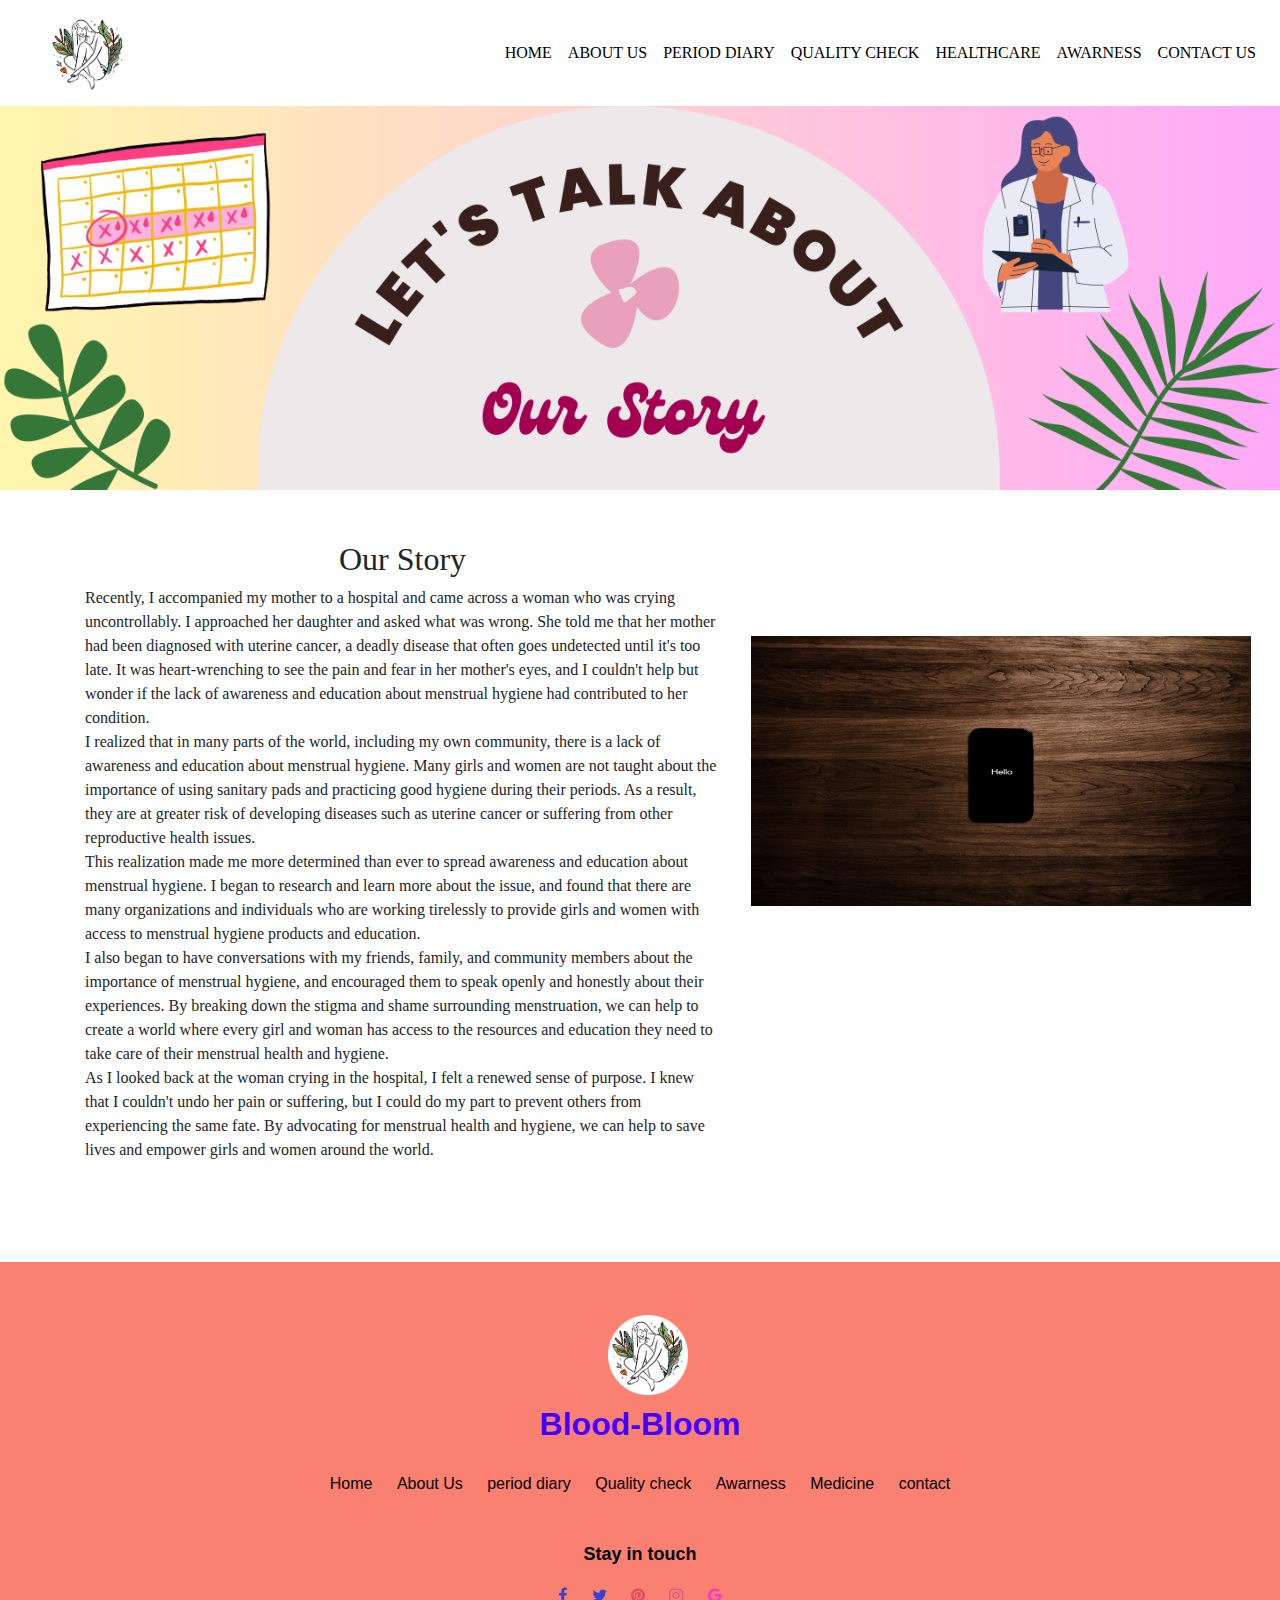
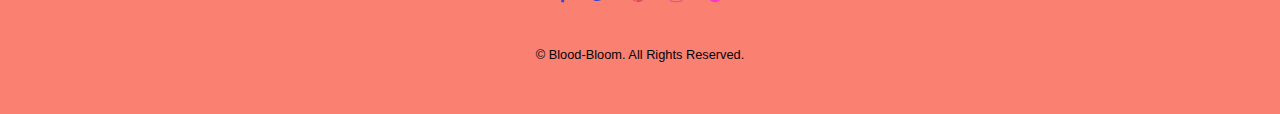
<file: story.html>
<!DOCTYPE html>
<html lang="en">

<head>
    <meta charset="UTF-8">
    <meta http-equiv="X-UA-Compatible" content="IE=edge">
    <meta name="viewport" content="width=device-width, initial-scale=1.0">
    <title>Blood-Bloom</title>
    <!-- Bootstrap CSS -->
    <link rel="stylesheet" href="https://stackpath.bootstrapcdn.com/bootstrap/4.3.1/css/bootstrap.min.css">
    <link rel="stylesheet" href="https://cdnjs.cloudflare.com/ajax/libs/font-awesome/4.7.0/css/font-awesome.min.css">
    <link rel="stylesheet" href="css/main.css">
    <!-- Custom CSS -->
    <style>
        .aim1 {
            padding-top: 50px;
            padding-bottom: 100px;

        }

        .imgofabout {
            padding-top: 80px;
        }
    </style>
</head>

<body>
    <nav class="navbar navbar-expand-lg">
        <a class="navbar-brand" href="index.html">
            <img class="logoimg" src="img/logo.png" alt=""></a>
        <button class="navbar-toggler" type="button" data-toggle="collapse" data-target="#navbarNav"
            aria-controls="navbarNav" aria-expanded="false" aria-label="Toggle navigation">
            <span class="navbar-toggler-icon"></span>
        </button>
        <div class="collapse navbar-collapse" id="navbarNav">
            <div class="mr-auto"></div>
            <ul class="navbar-nav">
                <li class="nav-item">
                    <a class="nav-link active" href="index.html">HOME</a>
                </li>
                <li class="nav-item dropdown">
                    <div class="dropdown">
                        <a href="aboutUs.html" class="nav-link">ABOUT US</a>
                        <div class="dropdown-content">
                            <a href="aim.html">Aim</a>
                            <a href="mission.html">Mission</a>
                            <a href="story.html">Story</a>
                        </div>
                    </div>
                </li>
                <li class="nav-item dropdown">
                    <div class="dropdown">
                        <a href="#" class="nav-link">PERIOD DIARY</a>
                        <div class="dropdown-content">
                            <a href="ptracker.html">period tracker</a>
                            <!-- <a href="qualitycheck.html">Quality check</a> -->
                            <a href="menopause.html">menupause</a>
                        </div>
                    </div>
                </li>
                <li class="nav-item">
                    <a class="nav-link" href="qualitycheck.html">QUALITY CHECK</a>
                </li>
                <li class="nav-item dropdown">
                    <div class="dropdown">
                        <a href="#" class="nav-link">HEALTHCARE</a>
                        <div class="dropdown-content">
                            <a href="helpcare.html">Help & care</a>
                            <a href="medicine.html">Medicine</a>
                            <a href="pescription.html">pescription</a>
                        </div>
                    </div>
                </li>
                <li class="nav-item">
                    <a class="nav-link" href="awarness.html">AWARNESS</a>
                </li>
                <li class="nav-item">
                    <a class="nav-link" href="contact.html">CONTACT US</a>
                </li>

            </ul>
        </div>
    </nav>
    <main>
        <div class="evebanner">
            <img src="img/banner/story.png" alt="">
        </div>
        <div class="container aim1">
            <div class="row">
                <div class="aboutsection col-lg-7 ">
                    <h2 class="text-center">Our Story</h2>
                    Recently, I accompanied my mother to a hospital and came across a woman who was crying uncontrollably. I approached her daughter and asked what was wrong. She told me that her mother had been diagnosed with uterine cancer, a deadly disease that often goes undetected until it's too late. It was heart-wrenching to see the pain and fear in her mother's eyes, and I couldn't help but wonder if the lack of awareness and education about menstrual hygiene had contributed to her condition.<br>

I realized that in many parts of the world, including my own community, there is a lack of awareness and education about menstrual hygiene. Many girls and women are not taught about the importance of using sanitary pads and practicing good hygiene during their periods. As a result, they are at greater risk of developing diseases such as uterine cancer or suffering from other reproductive health issues.<br>

This realization made me more determined than ever to spread awareness and education about menstrual hygiene. I began to research and learn more about the issue, and found that there are many organizations and individuals who are working tirelessly to provide girls and women with access to menstrual hygiene products and education.<br>

I also began to have conversations with my friends, family, and community members about the importance of menstrual hygiene, and encouraged them to speak openly and honestly about their experiences. By breaking down the stigma and shame surrounding menstruation, we can help to create a world where every girl and woman has access to the resources and education they need to take care of their menstrual health and hygiene.<br>

As I looked back at the woman crying in the hospital, I felt a renewed sense of purpose. I knew that I couldn't undo her pain or suffering, but I could do my part to prevent others from experiencing the same fate. By advocating for menstrual health and hygiene, we can help to save lives and empower girls and women around the world.

                </div>
                <div class="imgofabout col-lg-3 p-3">
                    <img class="imgofabout" src="img/downlod.jpg" width="500px" height="350px" alt="Dev">
                </div>
            </div>
        </div>

    </main>
    <footer class="footer-16371">
        <div class="container">
            <div class="row justify-content-center">
                <div class="col-md-9 text-center">
                    <div class="footer-site-logo mb-4">
                        <a class="navbar-brand" href="index.html">
                            <img class="logoimg" src="img/logo.png" alt=""></a>
                        <br>
                        <a href="#">Blood-Bloom</a>
                    </div>
                    <ul class="list-unstyled nav-links mb-5">
                        <li><a href="#">Home</a></li>
                        <li><a href="#">About Us</a></li>
                        <li><a href="#">period diary</a></li>
                        <li><a href="#">Quality check</a></li>
                        <li><a href="#">Awarness</a></li>
                        <li><a href="#">Medicine</a></li>
                        <li><a href="#">contact</a></li>

                    </ul>

                    <div class="social mb-4">
                        <h3>Stay in touch</h3>
                        <ul class="list-unstyled">
                            <a href="facebook" class="fb"> <i class="fa fa-facebook"></i></a>
                            <a href="twitter" class="fb"> <i class="fa fa-twitter"></i></a>
                            <a href="pinterset" class="pin"> <i class="fa fa-pinterest"></i></a>
                            <a href="instagram" class="in"> <i class="fa fa-instagram"></i></a>
                            <a href="google" class="dr"> <i class="fa fa-google"></i></a>
                        </ul>
                    </div>

                    <div class="copyright">
                        <p class="mb-0"><small>&copy; Blood-Bloom. All Rights Reserved.</small></p>
                    </div>


                </div>
            </div>
        </div>
    </footer>
    <!-- Bootstrap JS -->
    <script src="https://code.jquery.com/jquery-3.3.1.slim.min.js"></script>
    <script src="https://cdnjs.cloudflare.com/ajax/libs/popper.js/1.14.7/umd/popper.min.js"></script>
    <script src="https://stackpath.bootstrapcdn.com/bootstrap/4.3.1/js/bootstrap.min.js"></script>
</body>

</html>
</file>
<file: css/main.css>
.logo {
    height: 55px;
    width: 55px;
    border-radius: 9px;
}

.form-inline input {
    width: 100%;
}

.evebanner img {
    width: 100%;
}
a {
    -webkit-transition: .3s all ease;
    -o-transition: .3s all ease;
    transition: .3s all ease;
}

a,
a:hover {
    text-decoration: none !important;
}

.content {
    height: 70vh;
}

.footer-16371 {
    background-color: #FA8072;
    padding: 3rem 0;
    font-family: "Poppins", sans-serif;
}

.footer-16371 .footer-site-logo {
    text-align: center;
    font-size: 2rem;
    font-weight: 900;
}

.footer-16371 .footer-site-logo a {
    color: #4200ff;
}

.footer-16371 .nav-links {
    padding: 0;
    margin: 0;
}

.footer-16371 .nav-links li {
    display: inline-block;
}

.footer-16371 .nav-links li a {
    padding: 10px;
    color: #000;
}

.footer-16371 .nav-links li a:hover {
    color: #4200ff;
}

.footer-16371 .social h3 {
    font-weight: bold;
    font-size: 18px;
    color: #000;
}

.footer-16371 .social ul li {
    display: inline-block;
}

.footer-16371 .social ul a{
    display: inline-block;
    padding: 10px;
}

.social .fb i{
    color: #3742d0;

}
.social .pin i{
    color: #dd4d5a;;

}
.social .in i{
    color: #df588a;

}
.social .tw i{
    color: #15b8ff;

}
.social .dr i{
    color: #fa38c1;

}
.copyright{
    color: #050404; 
}

body {
    font-family: 'Montserrat', 'sans-serif';
}


.container {
    background-attachment: white;
    width: 100%;
}



p {
    /* text-align: justify; */
    font-size: medium;
    display: block;
}

.dropdown-content {
    display: none;
    position: absolute;
    background-color: whitesmoke;
    min-width: 160px;
    box-shadow: 0px 2px 15px 0px rgba(0, 0, 0, 0.2);
    z-index: 11;
}

.dropdown-content a {
    color: black;
    padding: 12px 16px;
    text-decoration: none;
    display: block;
}

.dropdown-content a:hover {
    background-color: #dee2e6;
}

.dropdown:hover .dropdown-content {
    display: block;
}

header .nav-item:last-child {
    padding-right: 10.5em;
}

.logoimg {
    vertical-align: middle;
    border-style: none;
    height: 80px;
    width: auto;
    padding-left: 2rem;
}

header .nav-link:hover {
    color: black;
}

.nav-item a {
    color: black;
}

.nav-item a:hover {
    color: black;
    text-decoration: none;
}

/* here */

header .row .col-md-7 {
    padding: 22vmin 1vmin;
    padding-bottom: 35vmin;
}

header .row .col-md-5 {
    padding: 4.2vmin 1vmin;
}

header .row .col-md-5 img {
    width: 90%;
}

header .container .col-md-7 h6 {
    padding: 1vmin;
    letter-spacing: 4px;
}

header .container .col-md-7 h1 {
    font-size: 8.5vmin;
    font-weight: bold;
    padding: 0.1em 0em;
}

header .container .col-md-7 p {
    padding: 1vmin 5vmin;
}
.navbar-toggler-icon {
    background-color: transparent;
    border: none;
    width: 24px;
    height: 24px;
    background-image: url('data:image/svg+xml;charset=UTF-8,%3csvg viewBox="0 0 30 30" xmlns="http://www.w3.org/2000/svg"%3e%3cpath stroke="%23333" stroke-width="2" stroke-linecap="round" stroke-miterlimit="10" d="M4 7h22M4 15h22M4 23h22"/%3e%3c/svg%3e');
}
</file>
<file: css/style.css>
@import url("https://fonts.googleapis.com/css?family=Roboto:300,400,500,700&display=swap");
body {
	background: #f9f9f9;
	font-family: "Roboto", sans-serif;
}

.main-content {
	padding-top: 100px;
	padding-bottom: 100px;
}

.leaderboard-card {
	background: #fff;
	margin-bottom: 30px;
	border-radius: 5px;
	overflow: hidden;
	box-shadow: 0 2px 10px rgba(0, 0, 0, 0.1);
}
.leaderboard-card.leaderboard-card--first {
	transform: scale(1.05);
}
.leaderboard-card.leaderboard-card--first .leaderboard-card__top {
	background: linear-gradient(45deg, #7e57c2, #ab47bc);
	color: #fff;
}
.leaderboard-card__top {
	background: #f9f6ff;
	padding: 20px 0 30px 0;
}
.leaderboard-card__body {
	padding: 15px;
	margin-top: -40px;
}

img.circle-img {
	height: 70px;
	width: 70px;
	border-radius: 70px;
	border: 3px solid #fff;
	box-shadow: 0 2px 5px rgba(0, 0, 0, 0.1);
}
img.circle-img.circle-img--small {
	height: 55px;
	width: 55px;
	border-radius: 55px;
}

.table {
	border-spacing: 0 15px;
	border-collapse: separate;
}
.table thead tr th,
.table thead tr td,
.table tbody tr th,
.table tbody tr td {
	vertical-align: middle;
	border: none;
}
.table thead tr th:nth-last-child(1),
.table thead tr td:nth-last-child(1),
.table tbody tr th:nth-last-child(1),
.table tbody tr td:nth-last-child(1) {
	text-align: center;
}
.table tbody tr {
	box-shadow: 0 2px 10px rgba(0, 0, 0, 0.1);
	border-radius: 5px;
}
.table tbody tr td {
	background: #fff;
}
.table tbody tr td:nth-child(1) {
	border-radius: 5px 0 0 5px;
}
.table tbody tr td:nth-last-child(1) {
	border-radius: 0 5px 5px 0;
}


.logo {
    height: 55px;
    width: 55px;
    border-radius: 9px;
}

.form-inline input {
    width: 100%;
}

.evebanner img {
    width: 100%;
}
a {
    -webkit-transition: .3s all ease;
    -o-transition: .3s all ease;
    transition: .3s all ease;
}

a,
a:hover {
    text-decoration: none !important;
}

.content {
    height: 70vh;
}

.footer-16371 {
    background-color: #FA8072;
    padding: 3rem 0;
    font-family: "Poppins", sans-serif;
}

.footer-16371 .footer-site-logo {
    text-align: center;
    font-size: 2rem;
    font-weight: 900;
}

.footer-16371 .footer-site-logo a {
    color: #4200ff;
}

.footer-16371 .nav-links {
    padding: 0;
    margin: 0;
}

.footer-16371 .nav-links li {
    display: inline-block;
}

.footer-16371 .nav-links li a {
    padding: 10px;
    color: #000;
}

.footer-16371 .nav-links li a:hover {
    color: #4200ff;
}

.footer-16371 .social h3 {
    font-weight: bold;
    font-size: 18px;
    color: #000;
}

.footer-16371 .social ul li {
    display: inline-block;
}

.footer-16371 .social ul a{
    display: inline-block;
    padding: 10px;
}

.social .fb i{
    color: #3742d0;

}
.social .pin i{
    color: #dd4d5a;;

}
.social .in i{
    color: #df588a;

}
.social .tw i{
    color: #15b8ff;

}
.social .dr i{
    color: #fa38c1;

}
.copyright{
    color: #050404; 
}

body nav {
    font-family: 'Montserrat', 'sans-serif';
}


.container {
    background-attachment: white;
    width: 100%;
}



p {
    /* text-align: justify; */
    font-size: medium;
    display: block;
}

.dropdown-content {
    display: none;
    position: absolute;
    background-color: whitesmoke;
    min-width: 160px;
    box-shadow: 0px 2px 15px 0px rgba(0, 0, 0, 0.2);
    z-index: 11;
}

.dropdown-content a {
    color: black;
    padding: 12px 16px;
    text-decoration: none;
    display: block;
}

.dropdown-content a:hover {
    background-color: #dee2e6;
}

.dropdown:hover .dropdown-content {
    display: block;
}

header .nav-item:last-child {
    padding-right: 10.5em;
}

.logoimg {
    vertical-align: middle;
    border-style: none;
    height: 80px;
    width: auto;
    padding-left: 2rem;
}

header .nav-link:hover {
    color: black;
}

.nav-item a {
    color: black;
}

.nav-item a:hover {
    color: black;
    text-decoration: none;
}

/* here */

header .row .col-md-7 {
    padding: 22vmin 1vmin;
    padding-bottom: 35vmin;
}

header .row .col-md-5 {
    padding: 4.2vmin 1vmin;
}

header .row .col-md-5 img {
    width: 90%;
}

header .container .col-md-7 h6 {
    padding: 1vmin;
    letter-spacing: 4px;
}

header .container .col-md-7 h1 {
    font-size: 8.5vmin;
    font-weight: bold;
    padding: 0.1em 0em;
}

header .container .col-md-7 p {
    padding: 1vmin 5vmin;
}
.navbar-toggler-icon {
    background-color: transparent;
    border: none;
    width: 24px;
    height: 24px;
    background-image: url('data:image/svg+xml;charset=UTF-8,%3csvg viewBox="0 0 30 30" xmlns="http://www.w3.org/2000/svg"%3e%3cpath stroke="%23333" stroke-width="2" stroke-linecap="round" stroke-miterlimit="10" d="M4 7h22M4 15h22M4 23h22"/%3e%3c/svg%3e');
}
</file>
